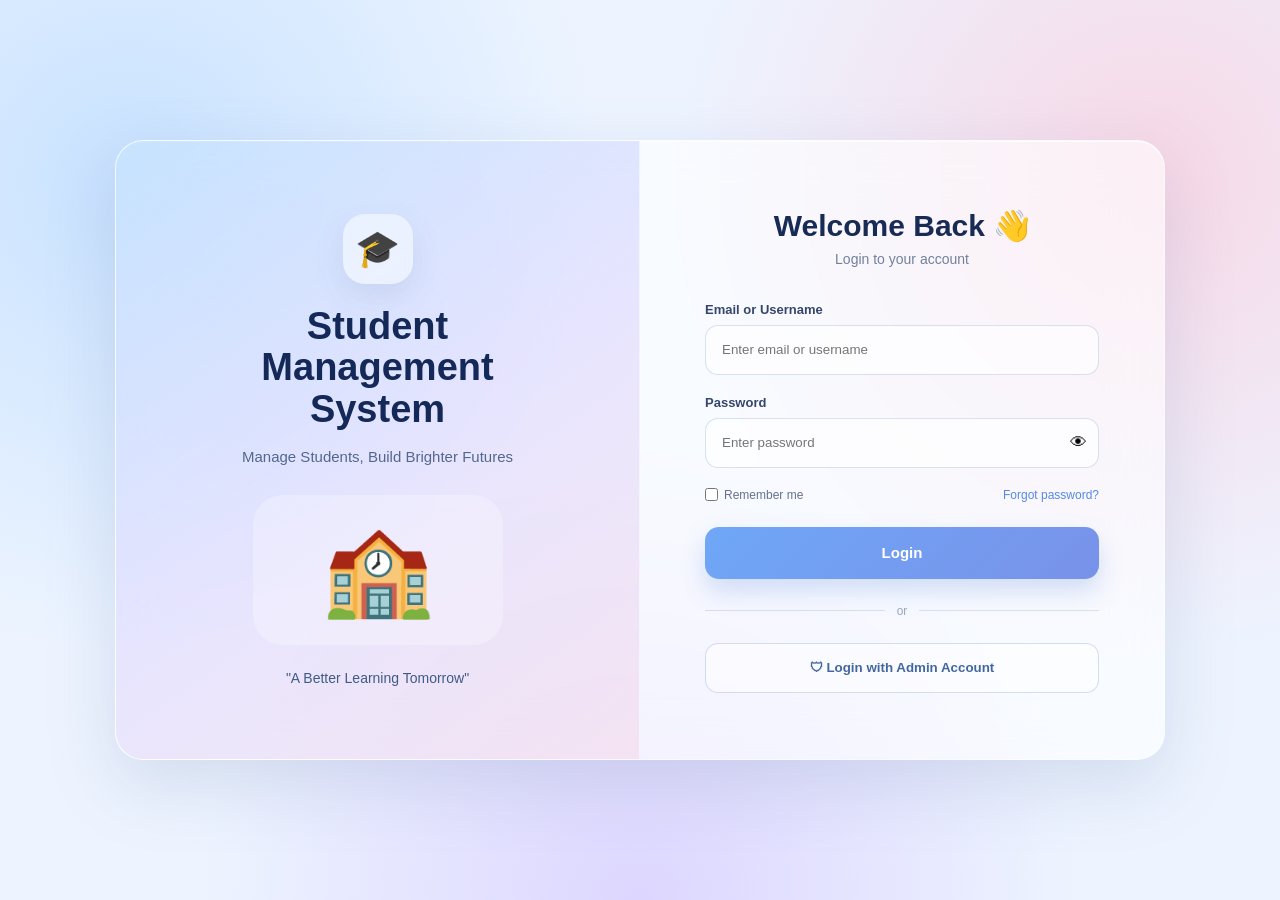
<file: index.html>
<!DOCTYPE html>
<html lang="en">
<head>
    <meta charset="UTF-8">
    <meta name="viewport" content="width=device-width, initial-scale=1.0">
    <title>Student Management System</title>

    <link rel="stylesheet" href="style.css">
</head>

<body>

    <div class="login-page">

        <div class="login-container">

            <!-- Left Side -->
            <div class="login-intro">
                <div class="logo">🎓</div>

                <h1>Student<br>Management<br>System</h1>

                <p>Manage Students, Build Brighter Futures</p>

                <div class="college-illustration">
                    🏫
                </div>

                <span>"A Better Learning Tomorrow"</span>
            </div>


            <!-- Right Side -->
            <div class="login-box">

                <div class="login-header">
                    <h2>Welcome Back 👋</h2>
                    <p>Login to your account</p>
                </div>

                <form id="loginForm">

                    <div class="input-group">
                        <label>Email or Username</label>
                        <input 
                            type="text" 
                            id="username"
                            placeholder="Enter email or username"
                            required
                        >
                    </div>

                    <div class="input-group">
                        <label>Password</label>

                        <div class="password-box">
                            <input 
                                type="password"
                                id="password"
                                placeholder="Enter password"
                                required
                            >

                            <button type="button" id="togglePassword">
                                👁
                            </button>
                        </div>
                    </div>

                    <div class="login-options">
                        <label>
                            <input type="checkbox">
                            Remember me
                        </label>

                        <a href="#">Forgot password?</a>
                    </div>

                    <button type="submit" class="login-btn">
                        Login
                    </button>

                </form>

                <div class="divider">
                    <span>or</span>
                </div>

                <button class="admin-login">
                    🛡 Login with Admin Account
                </button>

            </div>

        </div>

    </div>

    <script src="script.js"></script>

</body>
</html>
</file>
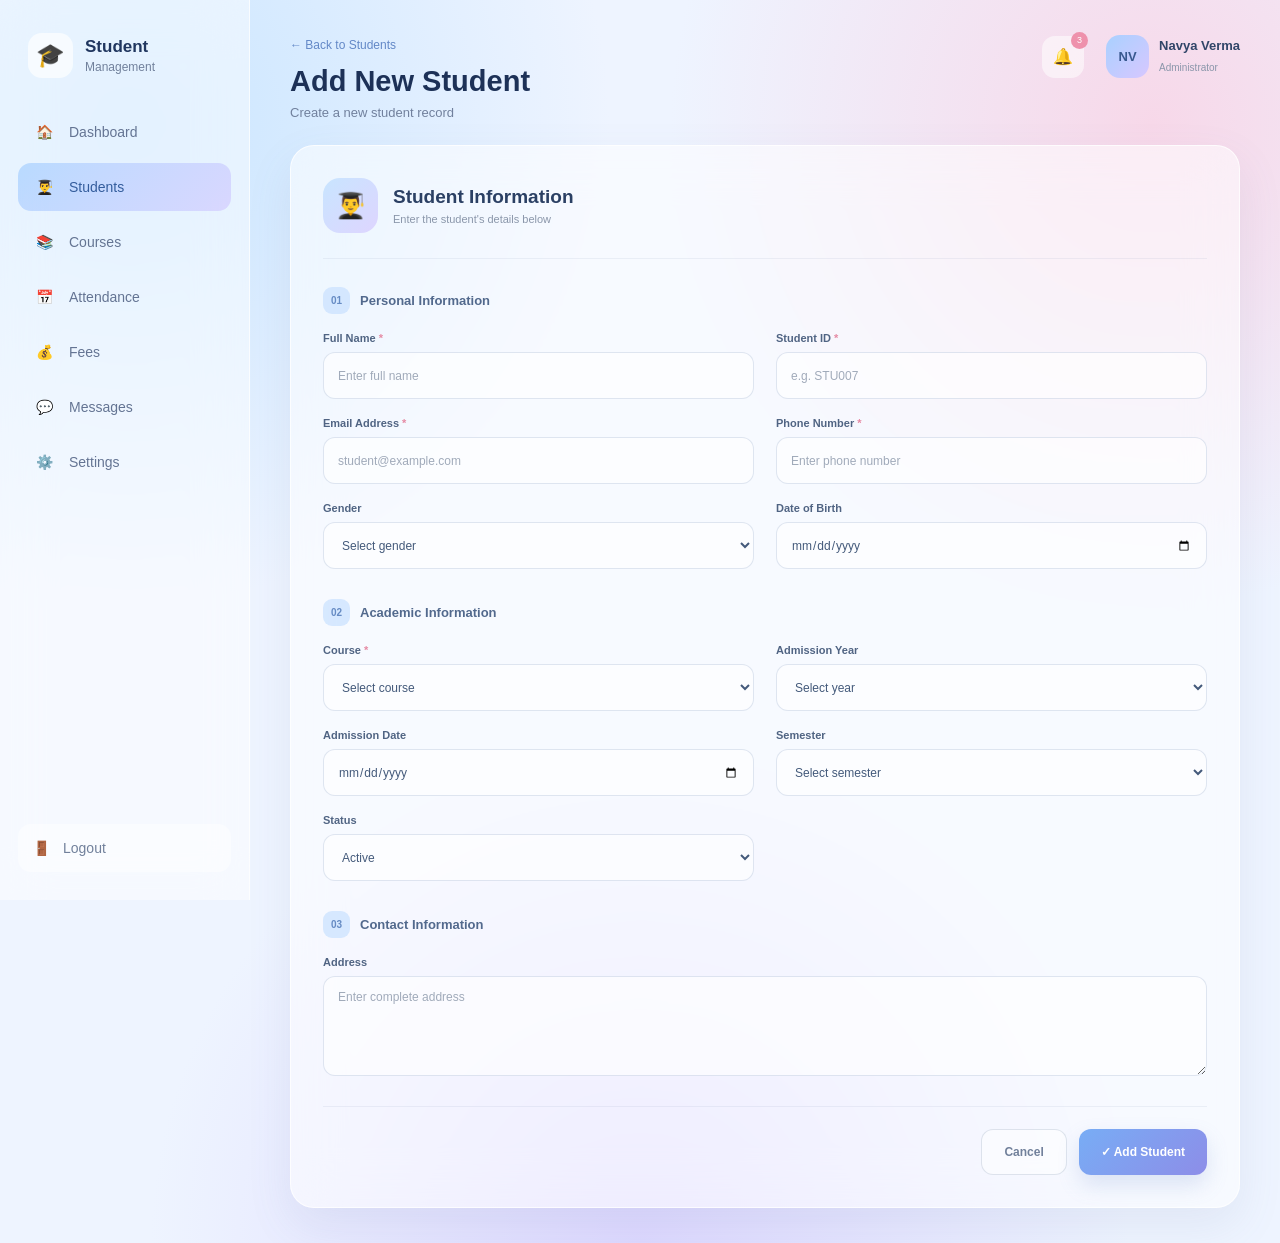
<file: add-student.html>
<!DOCTYPE html>
<html lang="en">

<head>
    <meta charset="UTF-8">
    <meta name="viewport" content="width=device-width, initial-scale=1.0">

    <title>Add Student | Student Management System</title>

    <link rel="stylesheet" href="add-student.css">
</head>

<body>

    <div class="app">

        <!-- Sidebar -->
        <aside class="sidebar">

            <div class="brand">
                <div class="brand-icon">🎓</div>

                <div>
                    <h2>Student</h2>
                    <span>Management</span>
                </div>
            </div>

            <nav class="navigation">

                <a href="dashboard.html" class="nav-item">
                    <span>🏠</span>
                    <span>Dashboard</span>
                </a>

                <a href="students.html" class="nav-item active">
                    <span>👨‍🎓</span>
                    <span>Students</span>
                </a>

                <a href="#" class="nav-item">
                    <span>📚</span>
                    <span>Courses</span>
                </a>

                <a href="#" class="nav-item">
                    <span>📅</span>
                    <span>Attendance</span>
                </a>

                <a href="#" class="nav-item">
                    <span>💰</span>
                    <span>Fees</span>
                </a>

                <a href="#" class="nav-item">
                    <span>💬</span>
                    <span>Messages</span>
                </a>

                <a href="#" class="nav-item">
                    <span>⚙️</span>
                    <span>Settings</span>
                </a>

            </nav>

            <button class="logout-btn" onclick="logout()">
                🚪
                <span>Logout</span>
            </button>

        </aside>


        <!-- Main Content -->
        <main class="main-content">

            <!-- Header -->
            <header class="topbar">

                <div>

                    <a href="students.html" class="back-btn">
                        ← Back to Students
                    </a>

                    <h1>Add New Student</h1>

                    <p>Create a new student record</p>

                </div>

                <div class="profile">

                    <div class="notification">
                        🔔
                        <span>3</span>
                    </div>

                    <div class="profile-info">

                        <div class="profile-avatar">
                            NV
                        </div>

                        <div>
                            <strong>Navya Verma</strong>
                            <small>Administrator</small>
                        </div>

                    </div>

                </div>

            </header>


            <!-- Form Card -->
            <section class="form-card">

                <div class="form-heading">

                    <div class="form-icon">
                        👨‍🎓
                    </div>

                    <div>
                        <h2>Student Information</h2>
                        <p>Enter the student's details below</p>
                    </div>

                </div>


                <form id="studentForm">

                    <!-- Personal Information -->

                    <div class="section-title">
                        <span>01</span>
                        Personal Information
                    </div>


                    <div class="form-grid">

                        <div class="input-group">

                            <label>
                                Full Name
                                <span>*</span>
                            </label>

                            <input
                                type="text"
                                id="name"
                                placeholder="Enter full name"
                                required
                            >

                        </div>


                        <div class="input-group">

                            <label>
                                Student ID
                                <span>*</span>
                            </label>

                            <input
                                type="text"
                                id="studentId"
                                placeholder="e.g. STU007"
                                required
                            >

                        </div>


                        <div class="input-group">

                            <label>
                                Email Address
                                <span>*</span>
                            </label>

                            <input
                                type="email"
                                id="email"
                                placeholder="student@example.com"
                                required
                            >

                        </div>


                        <div class="input-group">

                            <label>
                                Phone Number
                                <span>*</span>
                            </label>

                            <input
                                type="tel"
                                id="phone"
                                placeholder="Enter phone number"
                                required
                            >

                        </div>


                        <div class="input-group">

                            <label>Gender</label>

                            <select id="gender">

                                <option value="">
                                    Select gender
                                </option>

                                <option value="Male">
                                    Male
                                </option>

                                <option value="Female">
                                    Female
                                </option>

                                <option value="Other">
                                    Other
                                </option>

                            </select>

                        </div>


                        <div class="input-group">

                            <label>Date of Birth</label>

                            <input
                                type="date"
                                id="dob"
                            >

                        </div>

                    </div>


                    <!-- Academic Information -->

                    <div class="section-title academic-title">
                        <span>02</span>
                        Academic Information
                    </div>


                    <div class="form-grid">

                        <div class="input-group">

                            <label>
                                Course
                                <span>*</span>
                            </label>

                            <select id="course" required>

                                <option value="">
                                    Select course
                                </option>

                                <option value="BCA">
                                    BCA
                                </option>

                                <option value="MCA">
                                    MCA
                                </option>

                                <option value="BBA">
                                    BBA
                                </option>

                            </select>

                        </div>


                        <div class="input-group">

                            <label>Admission Year</label>

                            <select id="admissionYear">

                                <option value="">
                                    Select year
                                </option>

                                <option value="2026">
                                    2026
                                </option>

                                <option value="2025">
                                    2025
                                </option>

                                <option value="2024">
                                    2024
                                </option>

                            </select>

                        </div>

                        <div class="input-group">

                        <label>Admission Date</label>

                            <input
                                type="date"
                                id="admissionDate"
                            >

                        </div>


                        <div class="input-group">

                            <label>Semester</label>

                            <select id="semester">

                                <option value="">
                                    Select semester
                                </option>

                                <option value="1">
                                    1st Semester
                                </option>

                                <option value="2">
                                    2nd Semester
                                </option>

                                <option value="3">
                                    3rd Semester
                                </option>

                                <option value="4">
                                    4th Semester
                                </option>

                                <option value="5">
                                    5th Semester
                                </option>

                                <option value="6">
                                    6th Semester
                                </option>

                            </select>

                        </div>


                        <div class="input-group">

                            <label>Status</label>

                            <select id="status">

                                <option value="Active">
                                    Active
                                </option>

                                <option value="Pending">
                                    Pending
                                </option>

                                <option value="Inactive">
                                    Inactive
                                </option>

                            </select>

                        </div>

                    </div>


                    <!-- Address -->

                    <div class="section-title academic-title">
                        <span>03</span>
                        Contact Information
                    </div>


                    <div class="input-group full-width">

                        <label>Address</label>

                        <textarea
                            id="address"
                            placeholder="Enter complete address"
                            rows="4"
                        ></textarea>

                    </div>


                    <!-- Buttons -->

                    <div class="form-actions">

                        <button
                            type="button"
                            class="cancel-btn"
                            onclick="goBack()"
                        >
                            Cancel
                        </button>

                        <button
                            type="submit"
                            class="save-btn"
                        >
                            ✓ Add Student
                        </button>

                    </div>

                </form>

            </section>

        </main>

    </div>


    <script src="add-student.js"></script>

</body>
</html>
</file>
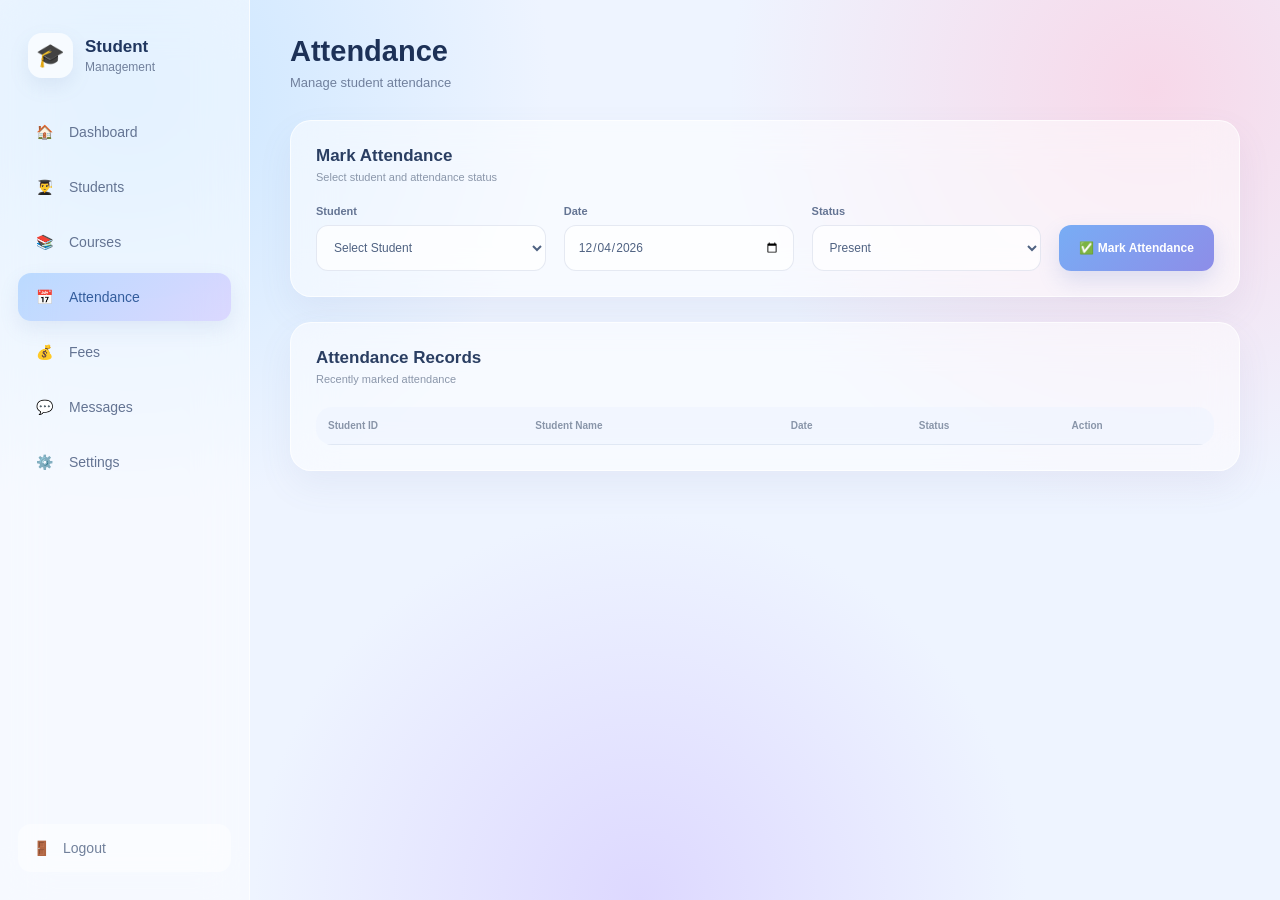
<file: attendance.html>
<!DOCTYPE html>
<html lang="en">

<head>

    <meta charset="UTF-8">

    <meta name="viewport"
          content="width=device-width, initial-scale=1.0">

    <title>Attendance | Student Management System</title>

    <link rel="stylesheet" href="attendance.css">

</head>


<body>

    <div class="app">


        <!-- =========================
             SIDEBAR
        ========================== -->

        <aside class="sidebar">

            <div class="brand">

                <div class="brand-icon">
                    🎓
                </div>

                <div>
                    <h2>Student</h2>
                    <span>Management</span>
                </div>

            </div>


            <nav class="navigation">

                <a href="dashboard.html"
                   class="nav-item">

                    <span>🏠</span>
                    <span>Dashboard</span>

                </a>


                <a href="students.html"
                   class="nav-item">

                    <span>👨‍🎓</span>
                    <span>Students</span>

                </a>


                <a href="courses.html"
                   class="nav-item">

                    <span>📚</span>
                    <span>Courses</span>

                </a>


                <a href="attendance.html"
                   class="nav-item active">

                    <span>📅</span>
                    <span>Attendance</span>

                </a>


               <a href="fees.html" class="nav-item">
                    <span>💰</span>
                    <span>Fees</span>
                </a>


                <a href="messages.html" class="nav-item">
                    <span>💬</span>
                    <span>Messages</span>
                </a>


                <a href="settings.html" class="nav-item">
                    <span>⚙️</span>
                    <span>Settings</span>
                </a>

            </nav>


            <button class="logout-btn"
                    onclick="logout()">

                🚪
                <span>Logout</span>

            </button>

        </aside>



        <!-- =========================
             MAIN CONTENT
        ========================== -->

        <main class="main-content">


            <!-- TOPBAR -->

            <header class="topbar">

                <div>

                    <h1>Attendance</h1>

                    <p>
                        Manage student attendance
                    </p>

                </div>

            </header>



            <!-- =========================
                 ATTENDANCE CARD
            ========================== -->

            <section class="dashboard-card">


                <div class="card-header">

                    <div>

                        <h3>
                            Mark Attendance
                        </h3>

                        <p>
                            Select student and attendance status
                        </p>

                    </div>

                </div>



                <!-- FORM -->

                <div class="attendance-form">


                    <div class="input-group">

                        <label>
                            Student
                        </label>

                        <select id="studentSelect">

                            <option value="">
                                Select Student
                            </option>

                        </select>

                    </div>



                    <div class="input-group">

                        <label>
                            Date
                        </label>

                        <input
                            type="date"
                            id="attendanceDate"
                        >

                    </div>



                    <div class="input-group">

                        <label>
                            Status
                        </label>

                        <select id="attendanceStatus">

                            <option value="Present">
                                Present
                            </option>

                            <option value="Absent">
                                Absent
                            </option>

                        </select>

                    </div>


                    <button
                        class="save-attendance-btn"
                        onclick="saveAttendance()">

                        ✅ Mark Attendance

                    </button>


                </div>

            </section>



            <!-- =========================
                 ATTENDANCE RECORDS
            ========================== -->

            <section class="dashboard-card records-card">


                <div class="card-header">

                    <div>

                        <h3>
                            Attendance Records
                        </h3>

                        <p>
                            Recently marked attendance
                        </p>

                    </div>

                </div>



                <div class="table-wrapper">


                    <table>

                        <thead>

                            <tr>

                                <th>
                                    Student ID
                                </th>

                                <th>
                                    Student Name
                                </th>

                                <th>
                                    Date
                                </th>

                                <th>
                                    Status
                                </th>

                                <th>
                                    Action
                                </th>

                            </tr>

                        </thead>


                        <tbody id="attendanceTableBody">

                        </tbody>

                    </table>


                </div>

            </section>


        </main>

    </div>



    <script src="attendance.js"></script>

</body>

</html>
</file>
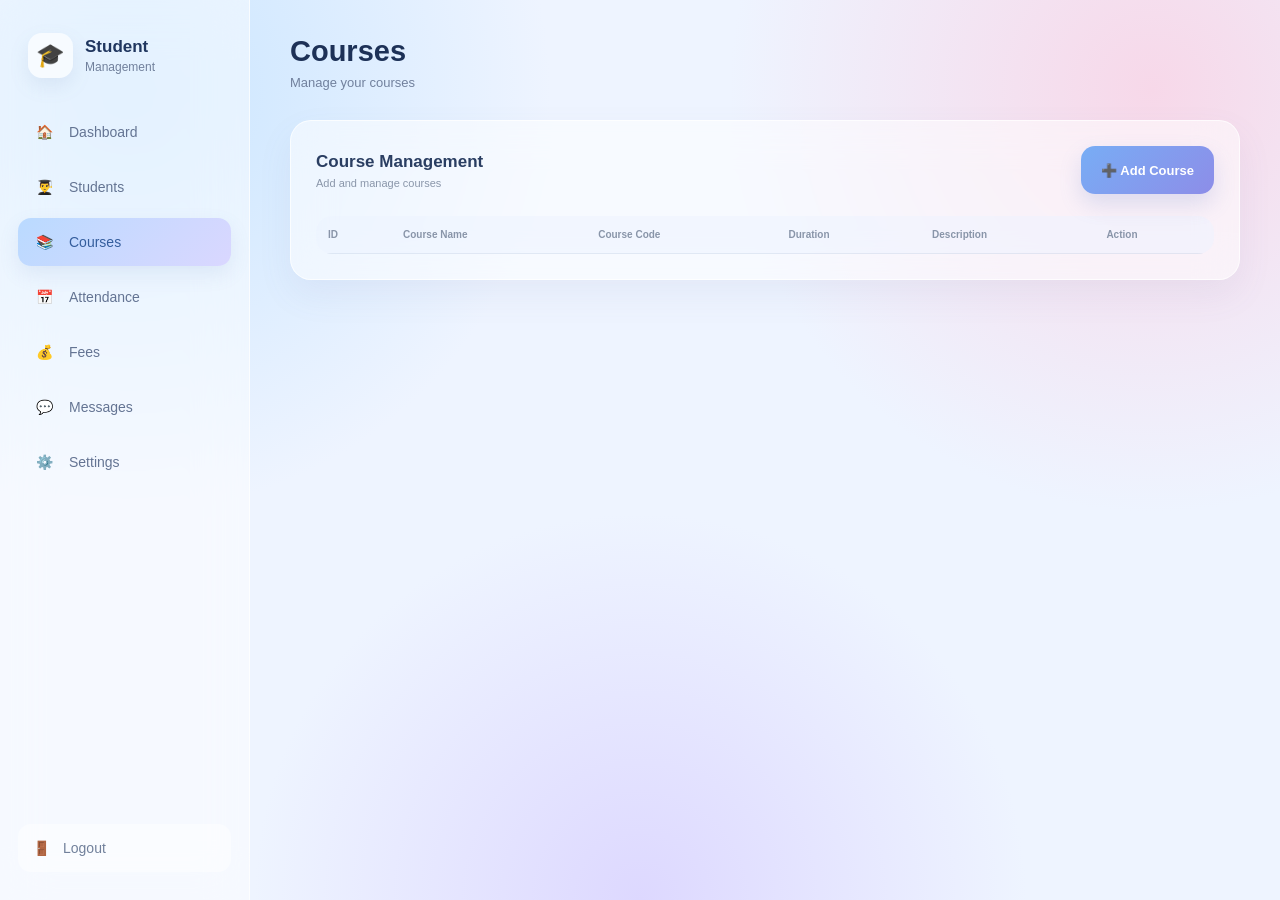
<file: courses.html>
<!DOCTYPE html>
<html lang="en">

<head>

    <meta charset="UTF-8">

    <meta name="viewport"
          content="width=device-width, initial-scale=1.0">

    <title>Courses | Student Management System</title>

    <link rel="stylesheet" href="courses.css">

</head>


<body>

    <div class="app">

        <!-- Sidebar -->
        <aside class="sidebar">

            <div class="brand">

                <div class="brand-icon">
                    🎓
                </div>

                <div>
                    <h2>Student</h2>
                    <span>Management</span>
                </div>

            </div>


            <nav class="navigation">

                <a href="dashboard.html" class="nav-item">
                    <span>🏠</span>
                    <span>Dashboard</span>
                </a>

                <a href="students.html" class="nav-item">
                    <span>👨‍🎓</span>
                    <span>Students</span>
                </a>

                <a href="courses.html" class="nav-item active">
                    <span>📚</span>
                    <span>Courses</span>
                </a>

               <a href="attendance.html" class="nav-item">
                    <span>📅</span>
                    <span>Attendance</span>
                </a>

                <a href="fees.html" class="nav-item">
                    <span>💰</span>
                    <span>Fees</span>
                </a>

                <a href="messages.html" class="nav-item">
                    <span>💬</span>
                    <span>Messages</span>
                </a>

               <a href="settings.html" class="nav-item">
                    <span>⚙️</span>
                    <span>Settings</span>
                </a>

            </nav>


            <button class="logout-btn" onclick="logout()">
                🚪
                <span>Logout</span>
            </button>

        </aside>


        <!-- Main Content -->
        <main class="main-content">

            <header class="topbar">

                <div>

                    <h1>Courses</h1>

                    <p>
                        Manage your courses
                    </p>

                </div>

            </header>


            <!-- Course Content -->
            <section class="dashboard-card">

                <div class="card-header">

                    <div>

                        <h3>Course Management</h3>

                        <p>
                            Add and manage courses
                        </p>

                    </div>


                    <button
                        class="add-course-btn"
                        onclick="openAddCourse()">

                        ➕ Add Course

                    </button>

                </div>


                <!-- Course Table -->
                <div class="table-wrapper">

                    <table>

                        <thead>

                            <tr>

                                <th>
                                    ID
                                </th>

                                <th>
                                    Course Name
                                </th>

                                <th>
                                    Course Code
                                </th>

                                <th>
                                    Duration
                                </th>

                                <th>
                                    Description
                                </th>

                                <th>
                                    Action
                                </th>

                            </tr>

                        </thead>


                        <tbody id="courseTableBody">

                        </tbody>

                    </table>

                </div>


            </section>

        </main>

    </div>


    <script src="courses.js"></script>

</body>

</html>
</file>
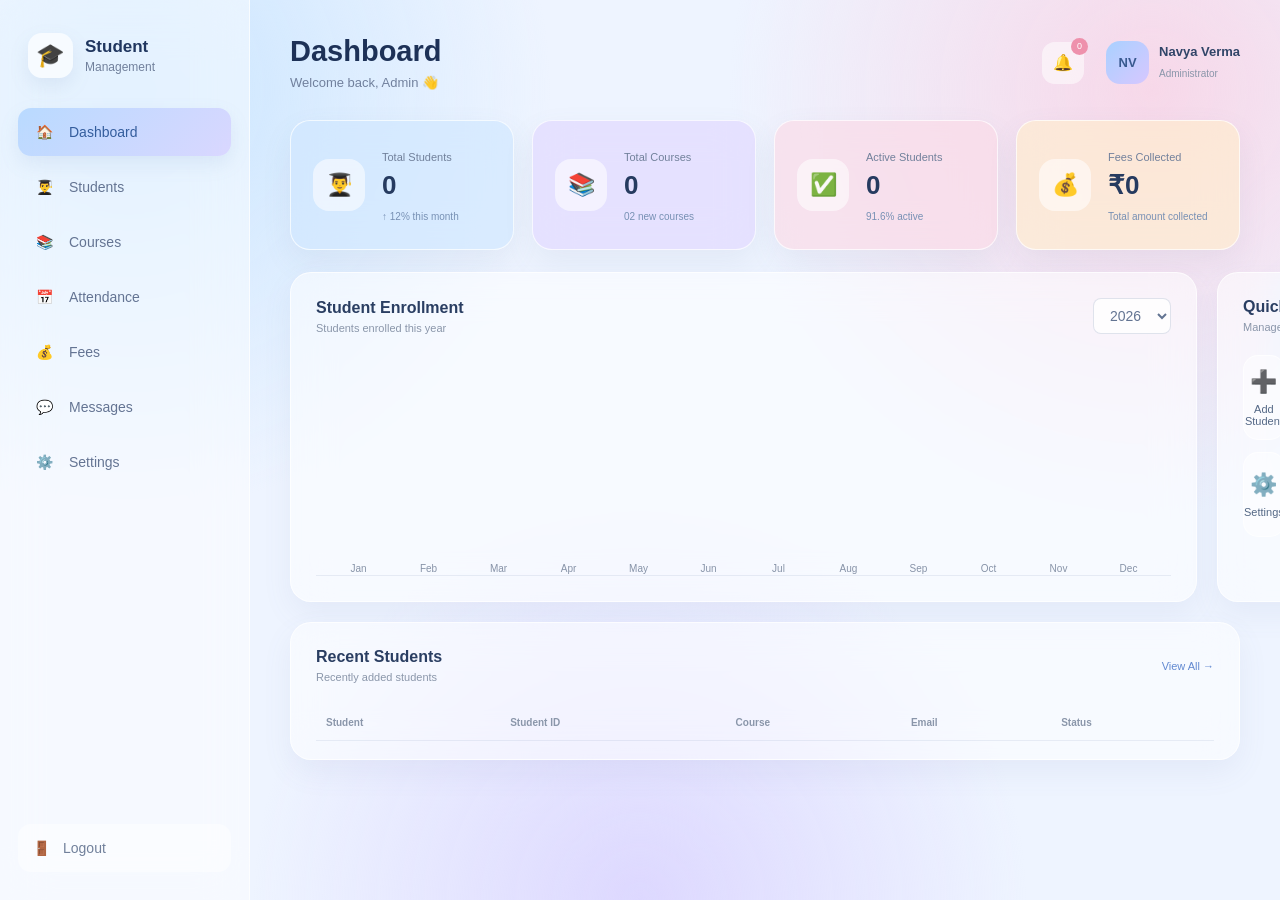
<file: dashboard.html>
<!DOCTYPE html>
<html lang="en">

<head>
    <meta charset="UTF-8">
    <meta name="viewport" content="width=device-width, initial-scale=1.0">

    <title>Dashboard | Student Management System</title>

    <link rel="stylesheet" href="dashboard.css">
</head>

<body>

<div class="app">

    <!-- Sidebar -->
    <aside class="sidebar">

        <div class="brand">

            <div class="brand-icon">
                🎓
            </div>

            <div>
                <h2>Student</h2>
                <span>Management</span>
            </div>

        </div>


        <nav class="navigation">

            <a href="#" class="nav-item active">
                <span>🏠</span>
                <span>Dashboard</span>
            </a>

            <a href="students.html" class="nav-item">
                <span>👨‍🎓</span>
                <span>Students</span>
            </a>

            <a href="courses.html" class="nav-item">
                <span>📚</span>
                <span>Courses</span>
            </a>

            <a href="attendance.html" class="nav-item">
                <span>📅</span>
                <span>Attendance</span>
            </a>

            <a href="fees.html" class="nav-item">
                <span>💰</span>
                <span>Fees</span>
            </a>

            <a href="messages.html" class="nav-item">
                <span>💬</span>
                <span>Messages</span>
            </a>

            <a href="settings.html" class="nav-item">
                <span>⚙️</span>
                <span>Settings</span>
            </a>

        </nav>


        <button class="logout-btn" onclick="logout()">
            🚪
            <span>Logout</span>
        </button>

    </aside>


    <!-- Main Content -->
    <main class="main-content">

        <!-- Header -->
        <header class="topbar">

            <div>

                <h1>Dashboard</h1>

                <p>
                    Welcome back, Admin 👋
                </p>

            </div>


            <div class="profile">
                <div class="notification" onclick="openNotifications()">
                    🔔
                    <span id="notificationCount">0</span>
                </div>

                <div id="notificationPanel" class="notification-panel">
                    <div class="notification-header">
                        <h3>Notifications</h3>
                        <button onclick="closeNotifications()">×</button>
                    </div>

                    <div id="notificationList" class="notification-list">
                        <p class="no-notifications">No notifications</p>
                    </div>

                    <button class="mark-read-btn" onclick="markAllNotificationsRead()">
                        Mark All as Read
                    </button>
                </div>


                <div class="profile-info">

                    <div class="profile-avatar">
                        NV
                    </div>

                    <div>

                        <strong>
                            Navya Verma
                        </strong>

                        <small>
                            Administrator
                        </small>

                    </div>

                </div>

            </div>

        </header>


        <!-- Statistics -->
        <section class="stats">


            <!-- Total Students -->
            <div class="stat-card blue">

                <div class="stat-icon">
                    👨‍🎓
                </div>

                <div>

                    <span>
                        Total Students
                    </span>

                    <h2 id="totalStudents">
                        0
                    </h2>

                    <small>
                        ↑ 12% this month
                    </small>

                </div>

            </div>


            <!-- Total Courses -->
            <div class="stat-card purple">

                <div class="stat-icon">
                    📚
                </div>

                <div>

                    <span>
                        Total Courses
                    </span>

                    <h2 id="totalCourses">
                        0
                    </h2>

                    <small>
                        02 new courses
                    </small>

                </div>

            </div>


            <!-- Active Students -->
            <div class="stat-card pink">

                <div class="stat-icon">
                    ✅
                </div>

                <div>

                    <span>
                        Active Students
                    </span>

                    <h2 id="totalActiveStudents">
                        0
                    </h2>

                    <small>
                        91.6% active
                    </small>

                </div>

            </div>


            <!-- Fees Collected -->
            <div class="stat-card yellow">

                <div class="stat-icon">
                    💰
                </div>

                <div>

                    <span>
                        Fees Collected
                    </span>

                    <h2 id="totalFeesCollected">
                        ₹0
                    </h2>

                    <small>
                        Total amount collected
                    </small>

                </div>

            </div>


        </section>


        <!-- Content Grid -->
        <section class="dashboard-grid">


            <!-- Student Enrollment Chart -->
            <div class="dashboard-card chart-card">

                <div class="card-header">

                    <div>

                        <h3>
                            Student Enrollment
                        </h3>

                        <p>
                            Students enrolled this year
                        </p>

                    </div>


                    <!-- Year Dropdown -->
                    <div class="chart-filter">

                        <select id="chartYear">

                            <option value="2026">
                                2026
                            </option>

                            <option value="2025">
                                2025
                            </option>

                            <option value="2024">
                                2024
                            </option>

                        </select>

                    </div>

                </div>


                <!-- Enrollment Chart -->
                <div class="chart" id="enrollmentChart">

                    <div class="bar" data-month="Jan">
                        <span>Jan</span>
                    </div>

                    <div class="bar" data-month="Feb">
                        <span>Feb</span>
                    </div>

                    <div class="bar" data-month="Mar">
                        <span>Mar</span>
                    </div>

                    <div class="bar" data-month="Apr">
                        <span>Apr</span>
                    </div>

                    <div class="bar" data-month="May">
                        <span>May</span>
                    </div>

                    <div class="bar" data-month="Jun">
                        <span>Jun</span>
                    </div>

                    <div class="bar" data-month="Jul">
                        <span>Jul</span>
                    </div>

                    <div class="bar" data-month="Aug">
                        <span>Aug</span>
                    </div>

                    <div class="bar" data-month="Sep">
                        <span>Sep</span>
                    </div>

                    <div class="bar" data-month="Oct">
                        <span>Oct</span>
                    </div>

                    <div class="bar" data-month="Nov">
                        <span>Nov</span>
                    </div>

                    <div class="bar" data-month="Dec">
                        <span>Dec</span>
                    </div>

                </div>

            </div>


            <!-- Quick Actions -->
            <div class="dashboard-card quick-card">

                <div class="card-header">

                    <div>

                        <h3>
                            Quick Actions
                        </h3>

                        <p>
                            Manage your system
                        </p>

                    </div>

                </div>


                <div class="quick-actions">

                    <button onclick="addStudent()">

                        <span>
                            ➕
                        </span>

                        Add Student

                    </button>


                    <button onclick="openCourses()">

                        <span>
                            📚
                        </span>

                        Add Course

                    </button>




                    <button onclick="openSettings()">

                        <span>
                            ⚙️
                        </span>

                        Settings

                    </button>


                    <button onclick="openAttendance()">

                        <span>
                            📅
                        </span>

                        Attendance

                    </button>


                </div>

            </div>


        </section>


        <!-- Recent Students -->
        <section class="dashboard-card recent-card">

            <div class="card-header">

                <div>

                    <h3>
                        Recent Students
                    </h3>

                    <p>
                        Recently added students
                    </p>

                </div>


                <a href="students.html">
                    View All →
                </a>

            </div>


            <div class="table-wrapper">

                <table>

                    <thead>

                        <tr>

                            <th>
                                Student
                            </th>

                            <th>
                                Student ID
                            </th>

                            <th>
                                Course
                            </th>

                            <th>
                                Email
                            </th>

                            <th>
                                Status
                            </th>

                        </tr>

                    </thead>


                    <tbody id="recentStudentsBody"></tbody>

                </table>

            </div>

        </section>


    </main>

</div>


<script src="dashboard.js?v=2"></script>

</body>

</html>
</file>
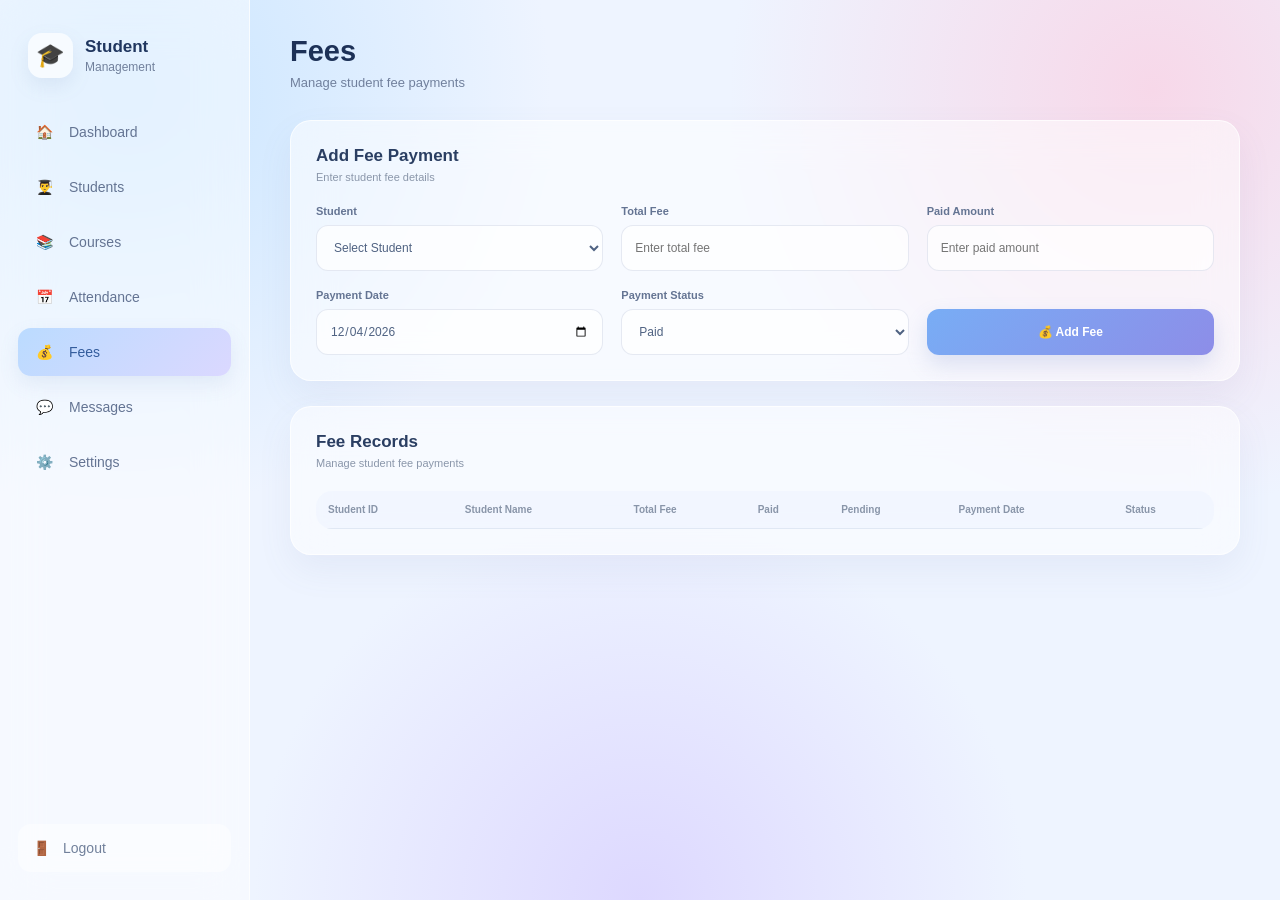
<file: fees.html>
<!DOCTYPE html>
<html lang="en">

<head>

    <meta charset="UTF-8">

    <meta name="viewport"
          content="width=device-width, initial-scale=1.0">

    <title>Fees | Student Management System</title>

    <link rel="stylesheet" href="fees.css">

</head>


<body>

    <div class="app">


        <!-- =========================
             SIDEBAR
        ========================== -->

        <aside class="sidebar">

            <div class="brand">

                <div class="brand-icon">
                    🎓
                </div>

                <div>
                    <h2>Student</h2>
                    <span>Management</span>
                </div>

            </div>


            <nav class="navigation">

                <a href="dashboard.html"
                   class="nav-item">

                    <span>🏠</span>
                    <span>Dashboard</span>

                </a>


                <a href="students.html"
                   class="nav-item">

                    <span>👨‍🎓</span>
                    <span>Students</span>

                </a>


                <a href="courses.html"
                   class="nav-item">

                    <span>📚</span>
                    <span>Courses</span>

                </a>

                <a href="attendance.html"
                    class="nav-item">

                        <span>📅</span>
                        <span>Attendance</span>

                    </a>


                <a href="fees.html"
                    class="nav-item active">

                        <span>💰</span>
                        <span>Fees</span>

                </a>


                

               <a href="messages.html" class="nav-item">
                    <span>💬</span>
                    <span>Messages</span>
                </a>


                <a href="settings.html" class="nav-item">
                    <span>⚙️</span>
                    <span>Settings</span>
                </a>
            </nav>


            <button class="logout-btn"
                    onclick="logout()">

                🚪
                <span>Logout</span>

            </button>

        </aside>



        <!-- =========================
             MAIN CONTENT
        ========================== -->

        <main class="main-content">


            <!-- TOPBAR -->

            <header class="topbar">

                <div>

                    <h1>Fees</h1>

                    <p>
                        Manage student fee payments
                    </p>

                </div>

            </header>



            <!-- =========================
                 FEE FORM
            ========================== -->

            <section class="dashboard-card">

                <div class="card-header">

                    <div>

                        <h3>
                            Add Fee Payment
                        </h3>

                        <p>
                            Enter student fee details
                        </p>

                    </div>

                </div>


                <div class="fee-form">


                    <!-- STUDENT -->

                    <div class="input-group">

                        <label>
                            Student
                        </label>

                        <select id="studentSelect">

                            <option value="">
                                Select Student
                            </option>

                        </select>

                    </div>



                    <!-- TOTAL FEE -->

                    <div class="input-group">

                        <label>
                            Total Fee
                        </label>

                        <input
                            type="number"
                            id="totalFee"
                            placeholder="Enter total fee"
                            min="0"
                        >

                    </div>



                    <!-- PAID AMOUNT -->

                    <div class="input-group">

                        <label>
                            Paid Amount
                        </label>

                        <input
                            type="number"
                            id="paidAmount"
                            placeholder="Enter paid amount"
                            min="0"
                        >

                    </div>



                    <!-- PAYMENT DATE -->

                    <div class="input-group">

                        <label>
                            Payment Date
                        </label>

                        <input
                            type="date"
                            id="paymentDate"
                        >

                    </div>



                    <!-- PAYMENT STATUS -->

                    <div class="input-group">

                        <label>
                            Payment Status
                        </label>

                        <select id="paymentStatus">

                            <option value="Paid">
                                Paid
                            </option>

                            <option value="Partial">
                                Partial
                            </option>

                            <option value="Pending">
                                Pending
                            </option>

                        </select>

                    </div>


                    <!-- ADD BUTTON -->

                    <button
                        class="save-fee-btn"
                        onclick="saveFee()">

                        💰 Add Fee

                    </button>


                </div>

            </section>



            <!-- =========================
                 FEE RECORDS
            ========================== -->

            <section class="dashboard-card records-card">


                <div class="card-header">

                    <div>

                        <h3>
                            Fee Records
                        </h3>

                        <p>
                            Manage student fee payments
                        </p>

                    </div>

                </div>



                <div class="table-wrapper">

                    <table>

                        <thead>

                            <tr>

                                <th>
                                    Student ID
                                </th>

                                <th>
                                    Student Name
                                </th>

                                <th>
                                    Total Fee
                                </th>

                                <th>
                                    Paid
                                </th>

                                <th>
                                    Pending
                                </th>

                                <th>
                                    Payment Date
                                </th>

                                <th>
                                    Status
                                </th>

                                <th>
                                    Action
                                </th>

                            </tr>

                        </thead>


                        <tbody id="feeTableBody">

                        </tbody>

                    </table>

                </div>


            </section>


        </main>

    </div>


    <script src="fees.js"></script>

</body>

</html>
</file>
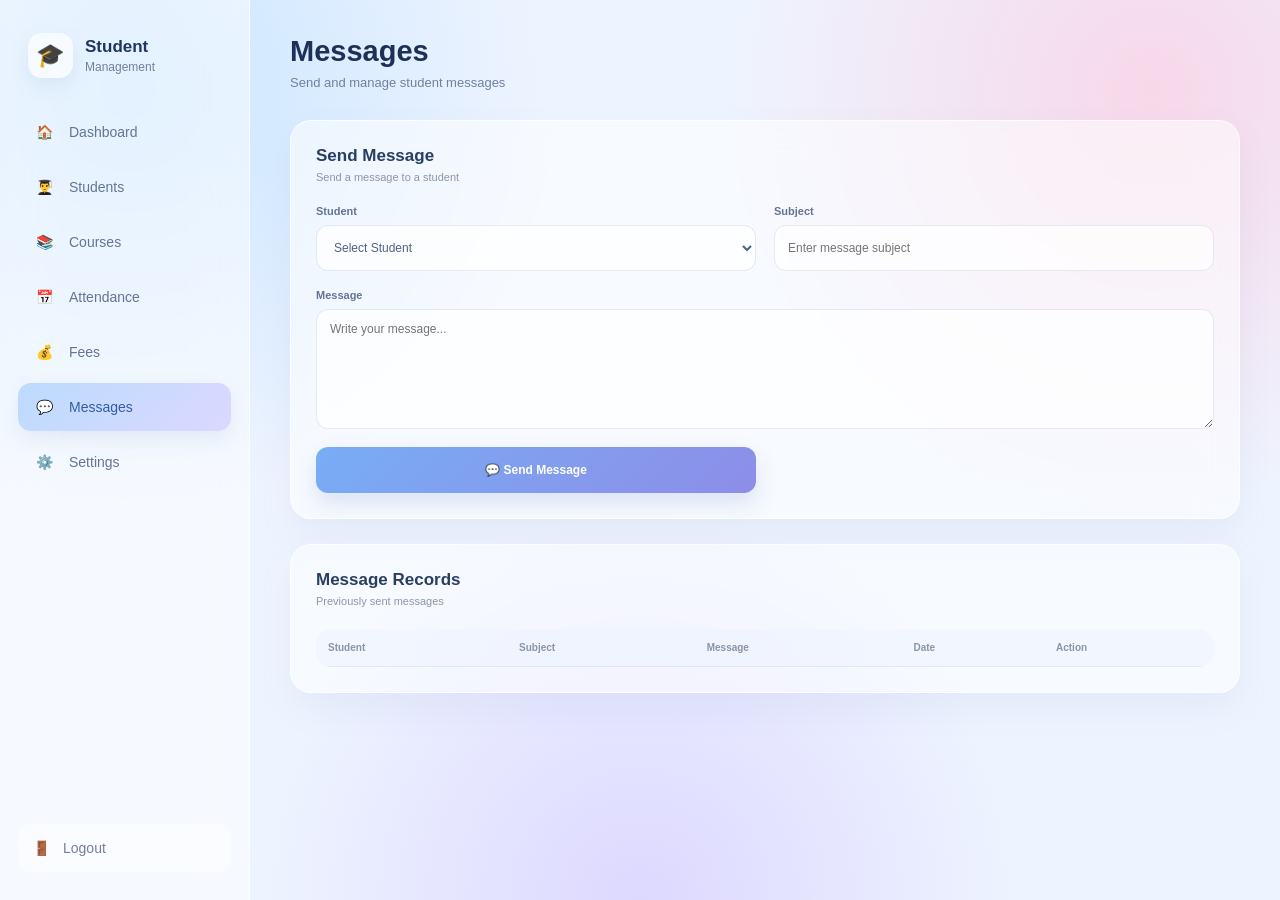
<file: messages.html>
<!DOCTYPE html>
<html lang="en">

<head>

    <meta charset="UTF-8">

    <meta name="viewport"
          content="width=device-width, initial-scale=1.0">

    <title>Messages | Student Management System</title>

    <link rel="stylesheet" href="messages.css">

</head>


<body>

    <div class="app">


        <!-- =========================
             SIDEBAR
        ========================== -->

        <aside class="sidebar">

            <div class="brand">

                <div class="brand-icon">
                    🎓
                </div>

                <div>
                    <h2>Student</h2>
                    <span>Management</span>
                </div>

            </div>


            <nav class="navigation">

                <a href="dashboard.html"
                   class="nav-item">

                    <span>🏠</span>
                    <span>Dashboard</span>

                </a>


                <a href="students.html"
                   class="nav-item">

                    <span>👨‍🎓</span>
                    <span>Students</span>

                </a>


                <a href="courses.html"
                   class="nav-item">

                    <span>📚</span>
                    <span>Courses</span>

                </a>


                <a href="attendance.html"
                   class="nav-item">

                    <span>📅</span>
                    <span>Attendance</span>

                </a>


                <a href="fees.html"
                   class="nav-item">

                    <span>💰</span>
                    <span>Fees</span>

                </a>


                <a href="messages.html"
                   class="nav-item active">

                    <span>💬</span>
                    <span>Messages</span>

                </a>


               <a href="settings.html" class="nav-item">
                    <span>⚙️</span>
                    <span>Settings</span>
               </a>

            </nav>


            <button class="logout-btn"
                    onclick="logout()">

                🚪
                <span>Logout</span>

            </button>

        </aside>



        <!-- =========================
             MAIN CONTENT
        ========================== -->

        <main class="main-content">


            <!-- TOPBAR -->

            <header class="topbar">

                <div>

                    <h1>Messages</h1>

                    <p>
                        Send and manage student messages
                    </p>

                </div>

            </header>



            <!-- =========================
                 SEND MESSAGE
            ========================== -->

            <section class="dashboard-card">

                <div class="card-header">

                    <div>

                        <h3>
                            Send Message
                        </h3>

                        <p>
                            Send a message to a student
                        </p>

                    </div>

                </div>


                <div class="message-form">


                    <!-- STUDENT -->

                    <div class="input-group">

                        <label>
                            Student
                        </label>

                        <select id="studentSelect">

                            <option value="">
                                Select Student
                            </option>

                        </select>

                    </div>



                    <!-- SUBJECT -->

                    <div class="input-group">

                        <label>
                            Subject
                        </label>

                        <input
                            type="text"
                            id="subject"
                            placeholder="Enter message subject"
                        >

                    </div>



                    <!-- MESSAGE -->

                    <div class="input-group full-width">

                        <label>
                            Message
                        </label>

                        <textarea
                            id="message"
                            rows="5"
                            placeholder="Write your message..."
                        ></textarea>

                    </div>



                    <button
                        class="send-message-btn"
                        onclick="sendMessage()">

                        💬 Send Message

                    </button>


                </div>

            </section>



            <!-- =========================
                 MESSAGE RECORDS
            ========================== -->

            <section class="dashboard-card records-card">


                <div class="card-header">

                    <div>

                        <h3>
                            Message Records
                        </h3>

                        <p>
                            Previously sent messages
                        </p>

                    </div>

                </div>



                <div class="table-wrapper">

                    <table>

                        <thead>

                            <tr>

                                <th>
                                    Student
                                </th>

                                <th>
                                    Subject
                                </th>

                                <th>
                                    Message
                                </th>

                                <th>
                                    Date
                                </th>

                                <th>
                                    Action
                                </th>

                            </tr>

                        </thead>


                        <tbody id="messageTableBody">

                        </tbody>

                    </table>

                </div>


            </section>


        </main>

    </div>


    <script src="messages.js"></script>

</body>

</html>
</file>
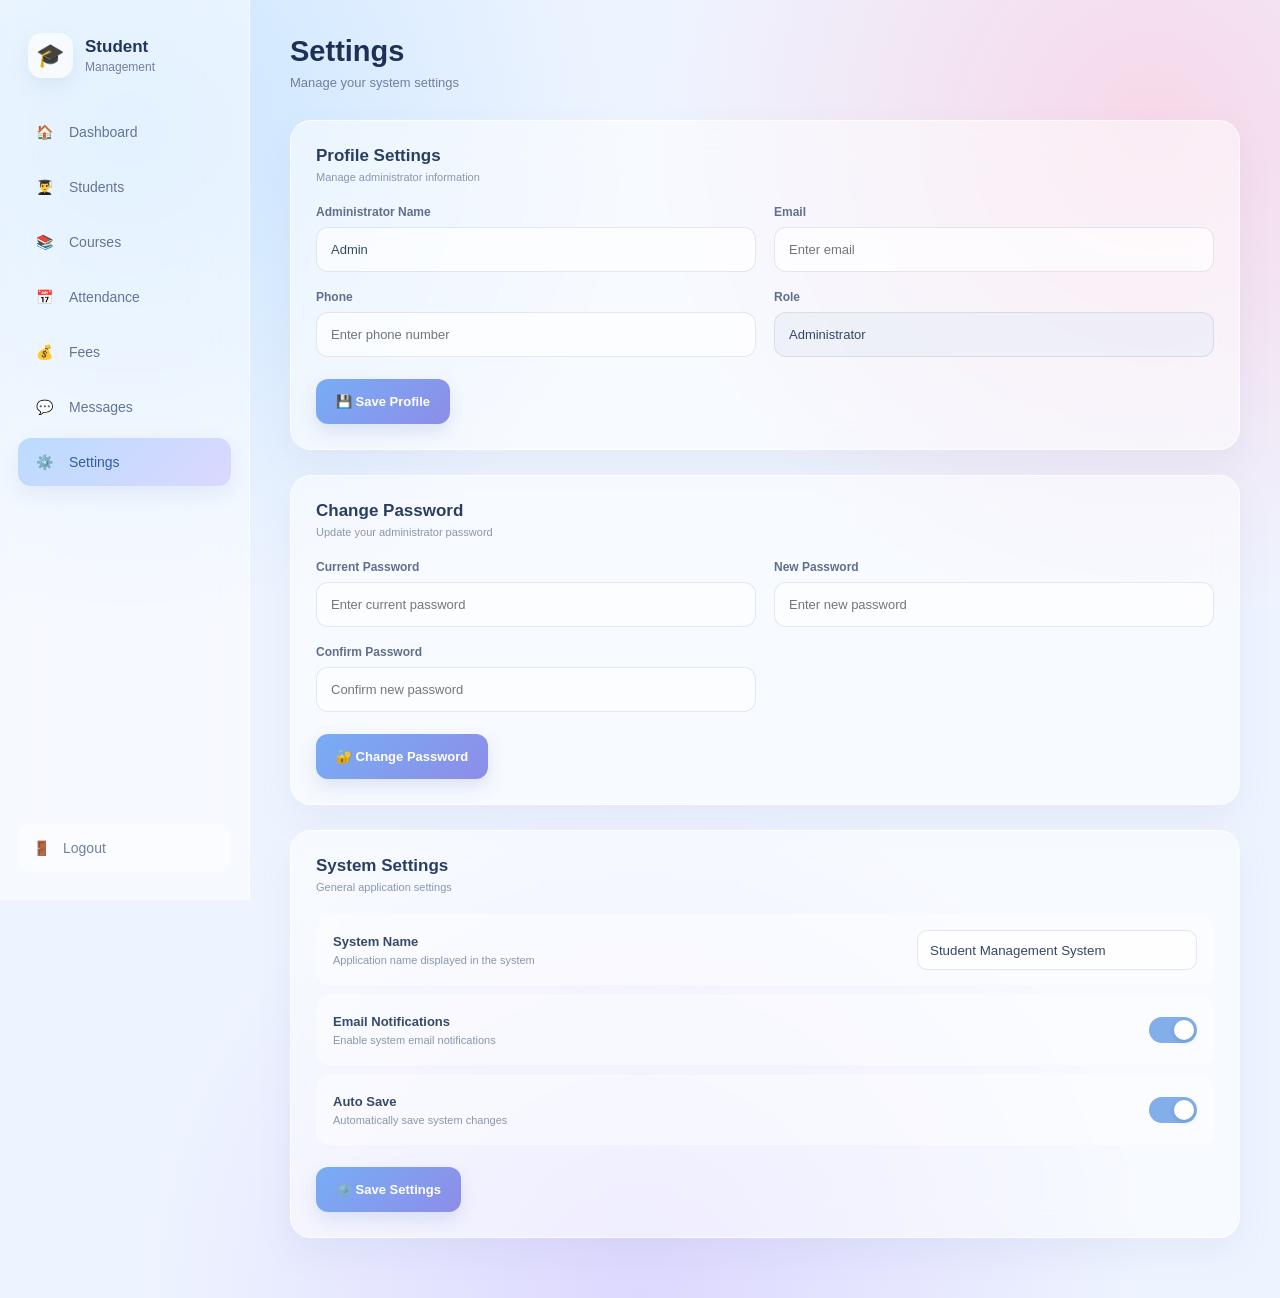
<file: settings.html>
<!DOCTYPE html>
<html lang="en">
<head>
    <meta charset="UTF-8">
    <meta name="viewport" content="width=device-width, initial-scale=1.0">

    <title>Settings | Student Management System</title>

    <link rel="stylesheet" href="settings.css">
</head>

<body>

<div class="app">

    <!-- Sidebar -->
    <aside class="sidebar">

        <div class="brand">
            <div class="brand-icon">🎓</div>

            <div>
                <h2>Student</h2>
                <span>Management</span>
            </div>
        </div>

        <nav class="navigation">

            <a href="dashboard.html" class="nav-item">
                <span>🏠</span>
                <span>Dashboard</span>
            </a>

            <a href="students.html" class="nav-item">
                <span>👨‍🎓</span>
                <span>Students</span>
            </a>

            <a href="courses.html" class="nav-item">
                <span>📚</span>
                <span>Courses</span>
            </a>

            <a href="attendance.html" class="nav-item">
                <span>📅</span>
                <span>Attendance</span>
            </a>

            <a href="fees.html" class="nav-item">
                <span>💰</span>
                <span>Fees</span>
            </a>

            <a href="messages.html" class="nav-item">
                <span>💬</span>
                <span>Messages</span>
            </a>

            <a href="settings.html" class="nav-item active">
                <span>⚙️</span>
                <span>Settings</span>
            </a>

        </nav>

        <button class="logout-btn" onclick="logout()">
            🚪
            <span>Logout</span>
        </button>

    </aside>


    <!-- Main Content -->
    <main class="main-content">

        <header class="topbar">

            <div>
                <h1>Settings</h1>
                <p>Manage your system settings</p>
            </div>

        </header>


        <!-- Profile Settings -->
        <section class="dashboard-card">

            <div class="card-header">

                <div>
                    <h3>Profile Settings</h3>
                    <p>Manage administrator information</p>
                </div>

            </div>


            <div class="settings-form">

                <div class="input-group">

                    <label>Administrator Name</label>

                    <input
                        type="text"
                        id="adminName"
                        placeholder="Enter administrator name"
                        value="Admin"
                    >

                </div>


                <div class="input-group">

                    <label>Email</label>

                    <input
                        type="email"
                        id="adminEmail"
                        placeholder="Enter email"
                    >

                </div>


                <div class="input-group">

                    <label>Phone</label>

                    <input
                        type="text"
                        id="adminPhone"
                        placeholder="Enter phone number"
                    >

                </div>


                <div class="input-group">

                    <label>Role</label>

                    <input
                        type="text"
                        value="Administrator"
                        readonly
                    >

                </div>

            </div>


            <button class="save-btn" onclick="saveProfile()">
                💾 Save Profile
            </button>

        </section>


        <!-- Password Settings -->
        <section class="dashboard-card">

            <div class="card-header">

                <div>
                    <h3>Change Password</h3>
                    <p>Update your administrator password</p>
                </div>

            </div>


            <div class="settings-form">

                <div class="input-group">

                    <label>Current Password</label>

                    <input
                        type="password"
                        id="currentPassword"
                        placeholder="Enter current password"
                    >

                </div>


                <div class="input-group">

                    <label>New Password</label>

                    <input
                        type="password"
                        id="newPassword"
                        placeholder="Enter new password"
                    >

                </div>


                <div class="input-group">

                    <label>Confirm Password</label>

                    <input
                        type="password"
                        id="confirmPassword"
                        placeholder="Confirm new password"
                    >

                </div>

            </div>


            <button class="save-btn" onclick="changePassword()">
                🔐 Change Password
            </button>

        </section>


        <!-- System Settings -->
        <section class="dashboard-card">

            <div class="card-header">

                <div>
                    <h3>System Settings</h3>
                    <p>General application settings</p>
                </div>

            </div>


            <div class="system-settings">

                <div class="setting-row">

                    <div>
                        <strong>System Name</strong>
                        <p>Application name displayed in the system</p>
                    </div>

                    <input
                        type="text"
                        id="systemName"
                        value="Student Management System"
                    >

                </div>


                <div class="setting-row">

                    <div>
                        <strong>Email Notifications</strong>
                        <p>Enable system email notifications</p>
                    </div>

                    <label class="switch">

                        <input
                            type="checkbox"
                            id="emailNotifications"
                            checked
                        >

                        <span class="slider"></span>

                    </label>

                </div>


                <div class="setting-row">

                    <div>
                        <strong>Auto Save</strong>
                        <p>Automatically save system changes</p>
                    </div>

                    <label class="switch">

                        <input
                            type="checkbox"
                            id="autoSave"
                            checked
                        >

                        <span class="slider"></span>

                    </label>

                </div>

            </div>


            <button class="save-btn" onclick="saveSystemSettings()">
                ⚙️ Save Settings
            </button>

        </section>

    </main>

</div>


<script src="settings.js"></script>

</body>
</html>
</file>
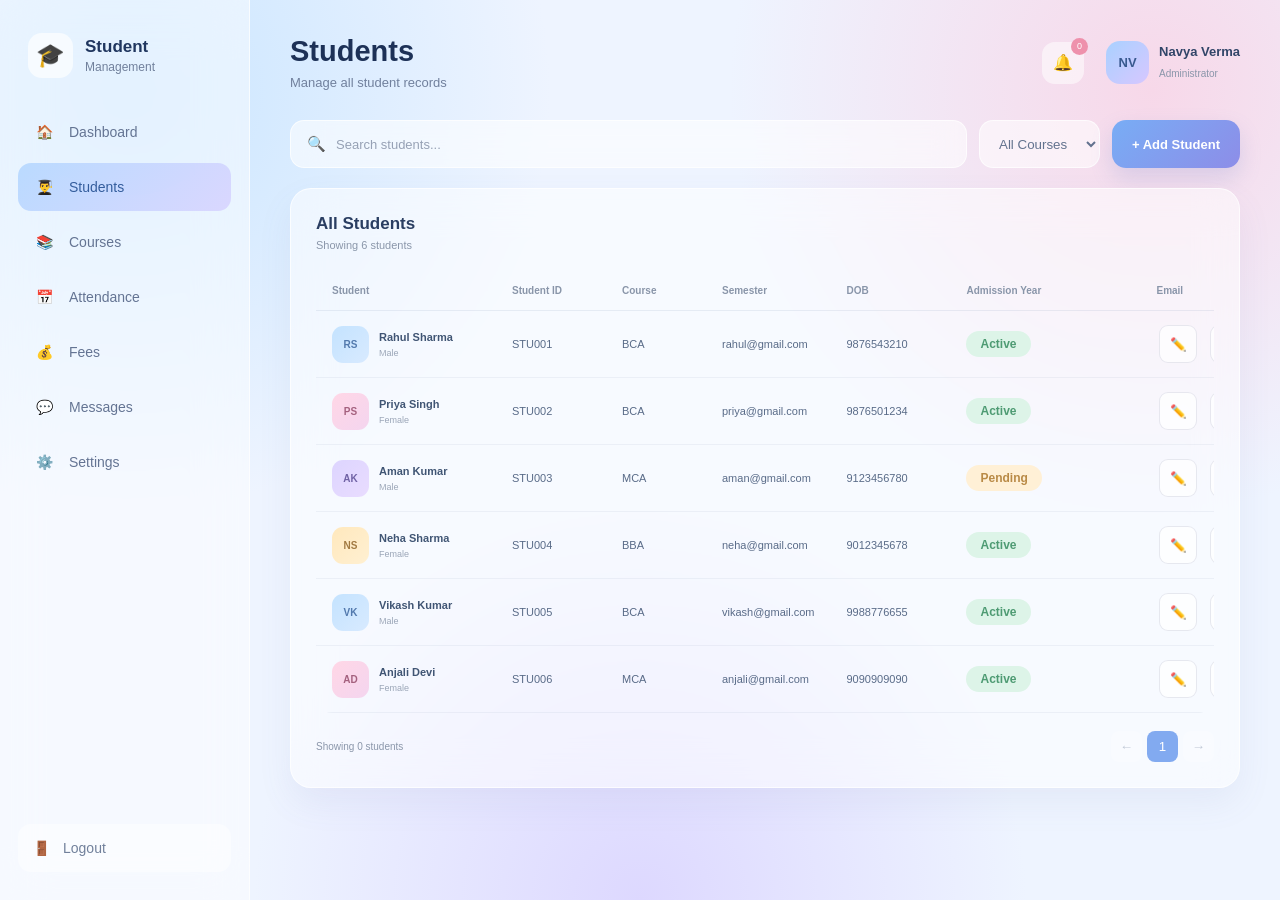
<file: students.html>
<!DOCTYPE html>
<html lang="en">

<head>
    <meta charset="UTF-8">
    <meta name="viewport" content="width=device-width, initial-scale=1.0">

    <title>Students | Student Management System</title>

    <link rel="stylesheet" href="students.css">
</head>

<body>

    <div class="app">

        <!-- Sidebar -->
        <aside class="sidebar">

            <div class="brand">
                <div class="brand-icon">🎓</div>

                <div>
                    <h2>Student</h2>
                    <span>Management</span>
                </div>
            </div>


            <nav class="navigation">

                <a href="dashboard.html" class="nav-item">
                    <span>🏠</span>
                    <span>Dashboard</span>
                </a>

                <a href="students.html" class="nav-item active">
                    <span>👨‍🎓</span>
                    <span>Students</span>
                </a>

               <a href="courses.html" class="nav-item">
                    <span>📚</span>
                    <span>Courses</span>
               </a>

                <a href="attendance.html" class="nav-item">
                    <span>📅</span>
                    <span>Attendance</span>
                </a>

                <a href="fees.html" class="nav-item">
                    <span>💰</span>
                    <span>Fees</span>
                </a>

                <a href="messages.html" class="nav-item">
                    <span>💬</span>
                    <span>Messages</span>
                </a>

                <a href="settings.html" class="nav-item">
                    <span>⚙️</span>
                    <span>Settings</span>
                </a>

            </nav>


            <button class="logout-btn" onclick="logout()">
                🚪
                <span>Logout</span>
            </button>

        </aside>


        <!-- Main Content -->
        <main class="main-content">

            <!-- Header -->
            <header class="topbar">

                <div>
                    <h1>Students</h1>
                    <p>Manage all student records</p>
                </div>


                <div class="profile">

                    <div class="notification" onclick="openNotifications()">
                        🔔
                        <span id="notificationCount">0</span>
                    </div>

                    <div id="notificationPanel" class="notification-panel">
                        <div class="notification-header">
                            <h3>Notifications</h3>
                            <button onclick="closeNotifications()">×</button>
                        </div>

                        <div id="notificationList" class="notification-list">
                            <p class="no-notifications">No notifications</p>
                        </div>

                        <button class="mark-read-btn" onclick="markAllNotificationsRead()">
                            Mark All as Read
                        </button>
                    </div>

                    <div class="profile-info">

                        <div class="profile-avatar">
                            NV
                        </div>

                        <div>
                            <strong>Navya Verma</strong>
                            <small>Administrator</small>
                        </div>

                    </div>

                </div>

            </header>


            <!-- Page Controls -->
            <section class="controls">

                <div class="search-box">

                    <span>🔍</span>

                    <input
                        type="text"
                        id="searchInput"
                        placeholder="Search students..."
                    >

                </div>


                <select id="courseFilter">

                    <option value="all">All Courses</option>

                </select>


                <button class="add-btn" onclick="openAddStudent()">
                    + Add Student
                </button>

            </section>


            <!-- Students Card -->
            <section class="students-card">

                <div class="card-header">

                    <div>
                        <h3>All Students</h3>
                        <p id="studentCount">
                            Showing 6 students
                        </p>
                    </div>

                </div>


                <!-- Table -->
                <div class="table-wrapper">

                    <table>

                        <thead>

                            <tr>
                                <th>Student</th>
                                <th>Student ID</th>
                                <th>Course</th>
                                <th>Semester</th>
                                <th>DOB</th>
                                <th>Admission Year</th>
                                <th>Email</th>
                                <th>Phone</th>
                                <th>Gender</th>
                                <th>Address</th>
                                <th>Status</th>
                                <th>Action</th>
                            </tr>

                        </thead>


                        <tbody id="studentTableBody">

                            <tr>

                                <td>
                                    <div class="student">

                                        <div class="student-avatar blue-avatar">
                                            RS
                                        </div>

                                        <div>
                                            <strong>Rahul Sharma</strong>
                                            <small>Male</small>
                                        </div>

                                    </div>
                                </td>

                                <td>STU001</td>

                                <td>BCA</td>

                                <td>rahul@gmail.com</td>

                                <td>9876543210</td>

                                <td>
                                    <span class="status active">
                                        Active
                                    </span>
                                </td>

                                <td>
                                    <div class="actions">
                                        <button class="edit-btn"
                                            onclick="editStudent('STU001')">
                                            ✏️
                                        </button>

                                        <button class="delete-btn"
                                            onclick="deleteStudent('STU001')">
                                            🗑️
                                        </button>
                                    </div>
                                </td>

                            </tr>


                            <tr>

                                <td>
                                    <div class="student">

                                        <div class="student-avatar pink-avatar">
                                            PS
                                        </div>

                                        <div>
                                            <strong>Priya Singh</strong>
                                            <small>Female</small>
                                        </div>

                                    </div>
                                </td>

                                <td>STU002</td>

                                <td>BCA</td>

                                <td>priya@gmail.com</td>

                                <td>9876501234</td>

                                <td>
                                    <span class="status active">
                                        Active
                                    </span>
                                </td>

                                <td>
                                    <div class="actions">
                                        <button class="edit-btn"
                                            onclick="editStudent('STU002')">
                                            ✏️
                                        </button>

                                        <button class="delete-btn"
                                            onclick="deleteStudent('STU002')">
                                            🗑️
                                        </button>
                                    </div>
                                </td>

                            </tr>


                            <tr>

                                <td>
                                    <div class="student">

                                        <div class="student-avatar purple-avatar">
                                            AK
                                        </div>

                                        <div>
                                            <strong>Aman Kumar</strong>
                                            <small>Male</small>
                                        </div>

                                    </div>
                                </td>

                                <td>STU003</td>

                                <td>MCA</td>

                                <td>aman@gmail.com</td>

                                <td>9123456780</td>

                                <td>
                                    <span class="status pending">
                                        Pending
                                    </span>
                                </td>

                                <td>
                                    <div class="actions">
                                        <button class="edit-btn"
                                            onclick="editStudent('STU003')">
                                            ✏️
                                        </button>

                                        <button class="delete-btn"
                                            onclick="deleteStudent('STU003')">
                                            🗑️
                                        </button>
                                    </div>
                                </td>

                            </tr>


                            <tr>

                                <td>
                                    <div class="student">

                                        <div class="student-avatar yellow-avatar">
                                            NS
                                        </div>

                                        <div>
                                            <strong>Neha Sharma</strong>
                                            <small>Female</small>
                                        </div>

                                    </div>
                                </td>

                                <td>STU004</td>

                                <td>BBA</td>

                                <td>neha@gmail.com</td>

                                <td>9012345678</td>

                                <td>
                                    <span class="status active">
                                        Active
                                    </span>
                                </td>

                                <td>
                                    <div class="actions">
                                        <button class="edit-btn"
                                            onclick="editStudent('STU004')">
                                            ✏️
                                        </button>

                                        <button class="delete-btn"
                                            onclick="deleteStudent('STU004')">
                                            🗑️
                                        </button>
                                    </div>
                                </td>

                            </tr>


                            <tr>

                                <td>
                                    <div class="student">

                                        <div class="student-avatar blue-avatar">
                                            VK
                                        </div>

                                        <div>
                                            <strong>Vikash Kumar</strong>
                                            <small>Male</small>
                                        </div>

                                    </div>
                                </td>

                                <td>STU005</td>

                                <td>BCA</td>

                                <td>vikash@gmail.com</td>

                                <td>9988776655</td>

                                <td>
                                    <span class="status active">
                                        Active
                                    </span>
                                </td>

                                <td>
                                    <div class="actions">
                                        <button class="edit-btn"
                                            onclick="editStudent('STU005')">
                                            ✏️
                                        </button>

                                        <button class="delete-btn"
                                            onclick="deleteStudent('STU005')">
                                            🗑️
                                        </button>
                                    </div>
                                </td>

                            </tr>


                            <tr>

                                <td>
                                    <div class="student">

                                        <div class="student-avatar pink-avatar">
                                            AD
                                        </div>

                                        <div>
                                            <strong>Anjali Devi</strong>
                                            <small>Female</small>
                                        </div>

                                    </div>
                                </td>

                                <td>STU006</td>

                                <td>MCA</td>

                                <td>anjali@gmail.com</td>

                                <td>9090909090</td>

                                <td>
                                    <span class="status active">
                                        Active
                                    </span>
                                </td>

                                <td>
                                    <div class="actions">
                                        <button class="edit-btn"
                                            onclick="editStudent('STU006')">
                                            ✏️
                                        </button>

                                        <button class="delete-btn"
                                            onclick="deleteStudent('STU006')">
                                            🗑️
                                        </button>
                                    </div>
                                </td>

                            </tr>

                        </tbody>

                    </table>

                </div>


                <!-- Pagination -->
                <div class="pagination">

                    <span id="paginationText">Showing 0 students</span>

                    <div>
                        <button disabled>←</button>
                        <button class="page-active">1</button>
                        <button disabled>→</button>
                    </div>

                </div>

            </section>

        </main>

    </div>


    <script src="students.js?v=2"></script>

</body>
</html>
</file>
<file: style.css>
* {
    margin: 0;
    padding: 0;
    box-sizing: border-box;
    font-family: Arial, sans-serif;
}

body {
    min-height: 100vh;
    overflow: hidden;
}

.login-page {
    min-height: 100vh;
    display: flex;
    justify-content: center;
    align-items: center;
    padding: 30px;
    background:
        radial-gradient(circle at 10% 20%, #c8e2ff 0%, transparent 35%),
        radial-gradient(circle at 90% 20%, #f7d8e7 0%, transparent 35%),
        radial-gradient(circle at 50% 100%, #ddd6ff 0%, transparent 40%),
        #edf4ff;
}

.login-container {
    width: min(1050px, 100%);
    min-height: 620px;
    display: grid;
    grid-template-columns: 1fr 1fr;
    overflow: hidden;

    background: rgba(255, 255, 255, 0.35);
    border: 1px solid rgba(255, 255, 255, 0.7);
    border-radius: 28px;

    box-shadow:
        0 25px 70px rgba(90, 110, 160, 0.18),
        inset 0 1px 0 rgba(255, 255, 255, 0.8);

    backdrop-filter: blur(25px);
}

/* LEFT SIDE */

.login-intro {
    position: relative;
    display: flex;
    flex-direction: column;
    align-items: center;
    justify-content: center;
    text-align: center;
    padding: 50px;

    background:
        linear-gradient(
            145deg,
            rgba(191, 224, 255, 0.75),
            rgba(218, 212, 255, 0.55),
            rgba(250, 220, 232, 0.55)
        );

    border-right: 1px solid rgba(255, 255, 255, 0.6);
}

.logo {
    width: 70px;
    height: 70px;

    display: flex;
    align-items: center;
    justify-content: center;

    font-size: 36px;

    border-radius: 22px;

    background: rgba(255, 255, 255, 0.5);

    box-shadow: 0 12px 30px rgba(70, 100, 150, 0.12);

    margin-bottom: 22px;
}

.login-intro h1 {
    font-size: 38px;
    line-height: 1.08;
    color: #142957;
    margin-bottom: 18px;
}

.login-intro p {
    font-size: 15px;
    color: #52688d;
    margin-bottom: 30px;
}

.college-illustration {
    width: 250px;
    height: 150px;

    display: flex;
    align-items: center;
    justify-content: center;

    font-size: 90px;

    border-radius: 30px;

    background: rgba(255, 255, 255, 0.25);

    margin-bottom: 25px;
}

.login-intro span {
    font-size: 14px;
    color: #405b86;
}


/* RIGHT SIDE */

.login-box {
    display: flex;
    flex-direction: column;
    justify-content: center;

    padding: 65px;
    background: rgba(255, 255, 255, 0.38);
}

.login-header {
    text-align: center;
    margin-bottom: 35px;
}

.login-header h2 {
    color: #172b55;
    font-size: 30px;
    margin-bottom: 8px;
}

.login-header p {
    color: #71809d;
    font-size: 14px;
}


/* INPUT */

.input-group {
    margin-bottom: 20px;
}

.input-group label {
    display: block;
    color: #34476b;
    font-size: 13px;
    font-weight: 600;
    margin-bottom: 8px;
}

.input-group input {
    width: 100%;
    height: 50px;

    padding: 0 16px;

    border: 1px solid rgba(150, 170, 205, 0.35);
    border-radius: 13px;

    outline: none;

    background: rgba(255, 255, 255, 0.62);

    color: #243555;

    transition: 0.3s;
}

.input-group input:focus {
    border-color: #83aef5;
    box-shadow: 0 0 0 4px rgba(131, 174, 245, 0.12);
}


/* PASSWORD */

.password-box {
    position: relative;
}

.password-box input {
    padding-right: 50px;
}

.password-box button {
    position: absolute;
    right: 12px;
    top: 50%;
    transform: translateY(-50%);

    border: none;
    background: transparent;

    cursor: pointer;
    font-size: 17px;
}


/* OPTIONS */

.login-options {
    display: flex;
    justify-content: space-between;
    align-items: center;

    margin: 8px 0 25px;

    font-size: 12px;
    color: #64728d;
}

.login-options label {
    display: flex;
    align-items: center;
    gap: 6px;
}

.login-options input {
    accent-color: #6d9ff5;
}

.login-options a {
    color: #5588e8;
    text-decoration: none;
}


/* LOGIN BUTTON */

.login-btn {
    width: 100%;
    height: 52px;

    border: none;
    border-radius: 14px;

    background: linear-gradient(
        135deg,
        #6fa7f7,
        #7892e9
    );

    color: white;

    font-size: 15px;
    font-weight: 600;

    cursor: pointer;

    box-shadow: 0 12px 25px rgba(91, 135, 220, 0.25);

    transition: 0.3s;
}

.login-btn:hover {
    transform: translateY(-2px);
    box-shadow: 0 16px 30px rgba(91, 135, 220, 0.35);
}


/* DIVIDER */

.divider {
    display: flex;
    align-items: center;
    gap: 12px;

    margin: 25px 0;

    color: #9aa6bb;

    font-size: 12px;
}

.divider::before,
.divider::after {
    content: "";
    flex: 1;
    height: 1px;
    background: rgba(150, 160, 180, 0.3);
}


/* ADMIN BUTTON */

.admin-login {
    width: 100%;
    height: 50px;

    border: 1px solid rgba(120, 150, 200, 0.3);
    border-radius: 13px;

    background: rgba(255, 255, 255, 0.45);

    color: #4267a1;

    font-weight: 600;

    cursor: pointer;

    transition: 0.3s;
}

.admin-login:hover {
    background: rgba(255, 255, 255, 0.75);
    transform: translateY(-2px);
}


/* MOBILE */

@media (max-width: 800px) {

    body {
        overflow: auto;
    }

    .login-page {
        padding: 20px;
    }

    .login-container {
        grid-template-columns: 1fr;
    }

    .login-intro {
        padding: 35px 25px;
    }

    .login-intro h1 {
        font-size: 30px;
    }

    .college-illustration {
        display: none;
    }

    .login-box {
        padding: 40px 25px;
    }
}
</file>
<file: add-student.css>
* {
    margin: 0;
    padding: 0;
    box-sizing: border-box;
    font-family: Arial, sans-serif;
}

body {
    min-height: 100vh;
    background:
        radial-gradient(circle at 10% 10%, #c9e5ff 0%, transparent 30%),
        radial-gradient(circle at 90% 10%, #f7d8e9 0%, transparent 30%),
        radial-gradient(circle at 50% 100%, #ddd8ff 0%, transparent 35%),
        #eef4ff;
    color: #243453;
}

.app {
    min-height: 100vh;
    display: flex;
}

/* SIDEBAR */

.sidebar {
    width: 250px;
    min-height: 100vh;
    padding: 28px 18px;

    background: rgba(255, 255, 255, 0.48);
    border-right: 1px solid rgba(255, 255, 255, 0.7);

    backdrop-filter: blur(25px);

    display: flex;
    flex-direction: column;

    position: fixed;
    left: 0;
    top: 0;
    bottom: 0;
}

.brand {
    display: flex;
    align-items: center;
    gap: 12px;
    padding: 5px 10px 30px;
}

.brand-icon {
    width: 45px;
    height: 45px;

    display: flex;
    align-items: center;
    justify-content: center;

    background: rgba(255, 255, 255, 0.65);
    border-radius: 14px;

    font-size: 23px;
}

.brand h2 {
    font-size: 17px;
    color: #20365f;
}

.brand span {
    font-size: 12px;
    color: #71809c;
}

.navigation {
    display: flex;
    flex-direction: column;
    gap: 7px;
}

.nav-item {
    height: 48px;

    display: flex;
    align-items: center;
    gap: 13px;

    padding: 0 15px;

    border-radius: 13px;

    text-decoration: none;

    color: #647493;

    font-size: 14px;

    transition: 0.3s;
}

.nav-item span:first-child {
    width: 23px;
    text-align: center;
}

.nav-item:hover {
    background: rgba(255, 255, 255, 0.6);
    color: #476fb5;
    transform: translateX(3px);
}

.nav-item.active {
    background: linear-gradient(
        135deg,
        rgba(173, 211, 255, 0.8),
        rgba(213, 207, 255, 0.8)
    );

    color: #345d9d;
}

.logout-btn {
    margin-top: auto;

    height: 48px;

    display: flex;
    align-items: center;
    gap: 13px;

    padding: 0 15px;

    border: none;
    border-radius: 13px;

    background: rgba(255, 255, 255, 0.45);

    color: #71809b;

    cursor: pointer;

    font-size: 14px;
}

.logout-btn:hover {
    background: rgba(255, 220, 230, 0.55);
    color: #c0647c;
}

/* MAIN */

.main-content {
    width: calc(100% - 250px);
    margin-left: 250px;

    padding: 35px 40px;
}

/* TOPBAR */

.topbar {
    display: flex;
    justify-content: space-between;
    align-items: flex-start;

    margin-bottom: 25px;
}

.topbar h1 {
    font-size: 29px;
    color: #1d3157;

    margin-top: 12px;
    margin-bottom: 7px;
}

.topbar p {
    font-size: 13px;
    color: #71809d;
}

.back-btn {
    color: #6388c7;
    text-decoration: none;
    font-size: 12px;
}

.back-btn:hover {
    color: #416baa;
}

/* PROFILE */

.profile {
    display: flex;
    align-items: center;
    gap: 22px;
}

.notification {
    width: 42px;
    height: 42px;

    display: flex;
    align-items: center;
    justify-content: center;

    position: relative;

    border-radius: 13px;

    background: rgba(255, 255, 255, 0.55);
}

.notification span {
    position: absolute;

    top: -4px;
    right: -4px;

    width: 17px;
    height: 17px;

    display: flex;
    align-items: center;
    justify-content: center;

    border-radius: 50%;

    background: #ee91ac;
    color: white;

    font-size: 9px;
}

.profile-info {
    display: flex;
    align-items: center;
    gap: 10px;
}

.profile-avatar {
    width: 43px;
    height: 43px;

    display: flex;
    align-items: center;
    justify-content: center;

    border-radius: 14px;

    background: linear-gradient(
        135deg,
        #a9d1ff,
        #d7c7ff
    );

    color: #38598f;

    font-size: 13px;
    font-weight: bold;
}

.profile-info strong {
    display: block;

    color: #314568;
    font-size: 13px;

    margin-bottom: 4px;
}

.profile-info small {
    color: #8a96aa;
    font-size: 10px;
}

/* FORM CARD */

.form-card {
    max-width: 1050px;
    margin: auto;

    padding: 32px;

    border-radius: 24px;

    background: rgba(255, 255, 255, 0.53);

    border: 1px solid rgba(255, 255, 255, 0.75);

    box-shadow: 0 18px 45px rgba(100, 120, 160, 0.1);

    backdrop-filter: blur(25px);
}

/* FORM HEADING */

.form-heading {
    display: flex;
    align-items: center;
    gap: 15px;

    padding-bottom: 25px;

    border-bottom: 1px solid rgba(130, 150, 180, 0.12);

    margin-bottom: 28px;
}

.form-icon {
    width: 55px;
    height: 55px;

    display: flex;
    align-items: center;
    justify-content: center;

    border-radius: 17px;

    background: linear-gradient(
        135deg,
        #c8e5ff,
        #ded5ff
    );

    font-size: 25px;
}

.form-heading h2 {
    color: #2b4064;
    font-size: 19px;

    margin-bottom: 5px;
}

.form-heading p {
    color: #8a96aa;
    font-size: 11px;
}

/* SECTION TITLE */

.section-title {
    display: flex;
    align-items: center;
    gap: 10px;

    color: #52698d;

    font-size: 13px;
    font-weight: 600;

    margin-bottom: 18px;
}

.section-title span {
    width: 27px;
    height: 27px;

    display: flex;
    align-items: center;
    justify-content: center;

    border-radius: 9px;

    background: rgba(197, 222, 255, 0.65);

    color: #668bc4;

    font-size: 10px;
}

.academic-title {
    margin-top: 30px;
}

/* FORM GRID */

.form-grid {
    display: grid;

    grid-template-columns: 1fr 1fr;

    gap: 18px 22px;
}

/* INPUT */

.input-group {
    display: flex;
    flex-direction: column;
}

.input-group label {
    color: #506483;

    font-size: 11px;
    font-weight: 600;

    margin-bottom: 8px;
}

.input-group label span {
    color: #e58aa4;
}

.input-group input,
.input-group select,
.input-group textarea {
    width: 100%;

    border: 1px solid rgba(145, 165, 200, 0.28);

    outline: none;

    border-radius: 12px;

    background: rgba(255, 255, 255, 0.6);

    color: #445a7b;

    font-size: 12px;

    transition: 0.3s;
}

.input-group input,
.input-group select {
    height: 47px;

    padding: 0 14px;
}

.input-group textarea {
    padding: 13px 14px;

    resize: vertical;

    min-height: 100px;
}

.input-group input::placeholder,
.input-group textarea::placeholder {
    color: #a0aaba;
}

.input-group input:focus,
.input-group select:focus,
.input-group textarea:focus {
    border-color: #8aaff0;

    box-shadow:
        0 0 0 4px rgba(138, 175, 240, 0.12);
}

/* ADDRESS */

.full-width {
    width: 100%;
}

/* FORM ACTIONS */

.form-actions {
    display: flex;
    justify-content: flex-end;
    gap: 12px;

    margin-top: 30px;

    padding-top: 22px;

    border-top: 1px solid rgba(130, 150, 180, 0.12);
}

.cancel-btn,
.save-btn {
    height: 46px;

    padding: 0 22px;

    border-radius: 12px;

    font-size: 12px;
    font-weight: 600;

    cursor: pointer;

    transition: 0.3s;
}

.cancel-btn {
    border: 1px solid rgba(130, 150, 180, 0.25);

    background: rgba(255, 255, 255, 0.5);

    color: #71809b;
}

.cancel-btn:hover {
    background: rgba(255, 255, 255, 0.8);
}

.save-btn {
    border: none;

    background: linear-gradient(
        135deg,
        #78adf5,
        #8d8de8
    );

    color: white;

    box-shadow: 0 10px 22px rgba(100, 130, 200, 0.2);
}

.save-btn:hover {
    transform: translateY(-2px);

    box-shadow: 0 14px 27px rgba(100, 130, 200, 0.28);
}

/* RESPONSIVE */

@media (max-width: 850px) {

    .sidebar {
        width: 75px;
        padding: 20px 10px;
    }

    .brand {
        justify-content: center;
    }

    .brand > div:last-child,
    .nav-item span:last-child,
    .logout-btn span {
        display: none;
    }

    .nav-item {
        justify-content: center;
        padding: 0;
    }

    .logout-btn {
        justify-content: center;
        padding: 0;
    }

    .main-content {
        width: calc(100% - 75px);
        margin-left: 75px;

        padding: 25px 20px;
    }

    .profile-info {
        display: none;
    }
}

@media (max-width: 650px) {

    .form-card {
        padding: 22px 18px;
    }

    .form-grid {
        grid-template-columns: 1fr;
    }

    .topbar h1 {
        font-size: 24px;
    }

    .form-actions {
        flex-direction: column-reverse;
    }

    .cancel-btn,
    .save-btn {
        width: 100%;
    }
}
</file>
<file: attendance.css>
* {
    margin: 0;
    padding: 0;
    box-sizing: border-box;
    font-family: Arial, sans-serif;
}

body {
    min-height: 100vh;
    background:
        radial-gradient(circle at 10% 10%, #c9e5ff 0%, transparent 30%),
        radial-gradient(circle at 90% 10%, #f7d8e9 0%, transparent 30%),
        radial-gradient(circle at 50% 100%, #ddd8ff 0%, transparent 35%),
        #eef4ff;
    color: #243453;
}

.app {
    min-height: 100vh;
    display: flex;
}

/* =========================
   SIDEBAR
========================= */

.sidebar {
    width: 250px;
    min-height: 100vh;
    padding: 28px 18px;
    background: rgba(255, 255, 255, 0.48);
    border-right: 1px solid rgba(255, 255, 255, 0.7);
    backdrop-filter: blur(25px);
    display: flex;
    flex-direction: column;
    position: fixed;
    left: 0;
    top: 0;
    bottom: 0;
}

.brand {
    display: flex;
    align-items: center;
    gap: 12px;
    padding: 5px 10px 30px;
}

.brand-icon {
    width: 45px;
    height: 45px;
    display: flex;
    align-items: center;
    justify-content: center;
    background: rgba(255, 255, 255, 0.65);
    border-radius: 14px;
    font-size: 23px;
    box-shadow: 0 8px 20px rgba(100, 120, 170, 0.12);
}

.brand h2 {
    font-size: 17px;
    color: #20365f;
}

.brand span {
    font-size: 12px;
    color: #71809c;
}

.navigation {
    display: flex;
    flex-direction: column;
    gap: 7px;
}

.nav-item {
    height: 48px;
    display: flex;
    align-items: center;
    gap: 13px;
    padding: 0 15px;
    border-radius: 13px;
    text-decoration: none;
    color: #647493;
    font-size: 14px;
    font-weight: 500;
    transition: 0.3s;
}

.nav-item span:first-child {
    width: 23px;
    text-align: center;
}

.nav-item:hover {
    background: rgba(255, 255, 255, 0.6);
    color: #476fb5;
    transform: translateX(3px);
}

.nav-item.active {
    background:
        linear-gradient(
            135deg,
            rgba(173, 211, 255, 0.8),
            rgba(213, 207, 255, 0.8)
        );
    color: #345d9d;
    box-shadow: 0 8px 20px rgba(100, 130, 190, 0.12);
}

.logout-btn {
    margin-top: auto;
    height: 48px;
    display: flex;
    align-items: center;
    gap: 13px;
    padding: 0 15px;
    border: none;
    border-radius: 13px;
    background: rgba(255, 255, 255, 0.45);
    color: #71809b;
    cursor: pointer;
    font-size: 14px;
    transition: 0.3s;
}

.logout-btn:hover {
    background: rgba(255, 220, 230, 0.55);
    color: #c0647c;
}


/* =========================
   MAIN CONTENT
========================= */

.main-content {
    width: calc(100% - 250px);
    margin-left: 250px;
    padding: 35px 40px;
}

.topbar {
    display: flex;
    justify-content: space-between;
    align-items: center;
    margin-bottom: 30px;
}

.topbar h1 {
    font-size: 29px;
    color: #1d3157;
    margin-bottom: 7px;
}

.topbar p {
    font-size: 13px;
    color: #71809d;
}


/* =========================
   CARD
========================= */

.dashboard-card {
    padding: 25px;
    margin-bottom: 25px;
    border-radius: 21px;
    background: rgba(255, 255, 255, 0.52);
    border: 1px solid rgba(255, 255, 255, 0.72);
    box-shadow: 0 15px 35px rgba(100, 120, 160, 0.08);
    backdrop-filter: blur(20px);
}

.card-header {
    display: flex;
    justify-content: space-between;
    align-items: center;
    gap: 20px;
    margin-bottom: 22px;
}

.card-header h3 {
    color: #2a3e62;
    font-size: 17px;
    margin-bottom: 5px;
}

.card-header p {
    color: #8a96aa;
    font-size: 11px;
}


/* =========================
   ATTENDANCE FORM
========================= */

.attendance-form {
    display: grid;
    grid-template-columns: 1fr 1fr 1fr auto;
    align-items: end;
    gap: 18px;
}

.input-group {
    display: flex;
    flex-direction: column;
    gap: 8px;
}

.input-group label {
    font-size: 11px;
    font-weight: 600;
    color: #647493;
}

.input-group select,
.input-group input {
    width: 100%;
    height: 46px;
    padding: 0 13px;
    border: 1px solid rgba(120, 140, 180, 0.18);
    border-radius: 12px;
    outline: none;
    background: rgba(255, 255, 255, 0.7);
    color: #4f6282;
    font-size: 12px;
    transition: 0.3s;
}

.input-group select:focus,
.input-group input:focus {
    border-color: rgba(100, 145, 220, 0.5);
    box-shadow: 0 0 0 3px rgba(150, 190, 245, 0.15);
}

.save-attendance-btn {
    height: 46px;
    padding: 0 20px;
    border: none;
    border-radius: 12px;
    background: linear-gradient(135deg, #78adf5, #8d8de8);
    color: white;
    font-size: 12px;
    font-weight: 600;
    cursor: pointer;
    white-space: nowrap;
    box-shadow: 0 10px 22px rgba(100, 130, 200, 0.2);
    transition: 0.3s;
}

.save-attendance-btn:hover {
    transform: translateY(-2px);
}


/* =========================
   TABLE
========================= */

.table-wrapper {
    width: 100%;
    overflow-x: auto;
    overflow-y: hidden;
    border-radius: 16px;
}

table {
    width: 100%;
    min-width: 750px;
    border-collapse: collapse;
}

thead {
    background: rgba(235, 241, 255, 0.45);
}

th {
    padding: 13px 12px;
    text-align: left;
    color: #8995a9;
    font-size: 10px;
    font-weight: 600;
    border-bottom: 1px solid rgba(130, 150, 180, 0.15);
}

td {
    padding: 15px 12px;
    color: #596b88;
    font-size: 11px;
    border-bottom: 1px solid rgba(130, 150, 180, 0.1);
}

tbody tr {
    transition: 0.25s;
}

tbody tr:hover {
    background: rgba(255, 255, 255, 0.4);
}


/* =========================
   STATUS
========================= */

.status {
    display: inline-flex;
    align-items: center;
    justify-content: center;
    min-width: 75px;
    padding: 6px 10px;
    border-radius: 20px;
    font-size: 10px;
    font-weight: 600;
}

.status.present {
    background: rgba(190, 235, 210, 0.55);
    color: #37845a;
}

.status.absent {
    background: rgba(250, 205, 215, 0.6);
    color: #bd5b72;
}


/* =========================
   ACTION BUTTON
========================= */

.action-btn {
    width: 38px;
    height: 38px;
    display: inline-flex;
    align-items: center;
    justify-content: center;
    margin: 0 3px;
    border-radius: 9px;
    border: 1px solid rgba(100, 110, 150, 0.15);
    background: rgba(255, 255, 255, 0.7);
    cursor: pointer;
    transition: all 0.2s ease;
}

.action-btn:hover {
    transform: translateY(-2px);
    box-shadow: 0 5px 12px rgba(80, 90, 120, 0.12);
}


/* =========================
   SCROLLBAR
========================= */

.table-wrapper::-webkit-scrollbar {
    height: 8px;
}

.table-wrapper::-webkit-scrollbar-track {
    background: rgba(255, 255, 255, 0.35);
    border-radius: 10px;
}

.table-wrapper::-webkit-scrollbar-thumb {
    background: rgba(100, 120, 160, 0.3);
    border-radius: 10px;
}

.table-wrapper::-webkit-scrollbar-thumb:hover {
    background: rgba(100, 120, 160, 0.45);
}


/* =========================
   RESPONSIVE
========================= */

@media (max-width: 1000px) {

    .attendance-form {
        grid-template-columns: 1fr 1fr;
    }

    .save-attendance-btn {
        width: 100%;
    }

}


@media (max-width: 800px) {

    .sidebar {
        width: 75px;
        padding: 20px 10px;
    }

    .brand {
        justify-content: center;
        padding-bottom: 25px;
    }

    .brand > div:last-child,
    .nav-item span:last-child,
    .logout-btn span {
        display: none;
    }

    .nav-item {
        justify-content: center;
        padding: 0;
    }

    .logout-btn {
        justify-content: center;
        padding: 0;
    }

    .main-content {
        width: calc(100% - 75px);
        margin-left: 75px;
        padding: 25px 20px;
    }

}


@media (max-width: 550px) {

    .main-content {
        padding: 20px 12px;
    }

    .topbar h1 {
        font-size: 24px;
    }

    .dashboard-card {
        padding: 18px 12px;
    }

    .attendance-form {
        grid-template-columns: 1fr;
    }

    .save-attendance-btn {
        width: 100%;
    }

}
</file>
<file: courses.css>
* {
    margin: 0;
    padding: 0;
    box-sizing: border-box;
    font-family: Arial, sans-serif;
}


/* =========================
   BODY
========================= */

body {
    min-height: 100vh;

    background:
        radial-gradient(
            circle at 10% 10%,
            #c9e5ff 0%,
            transparent 30%
        ),
        radial-gradient(
            circle at 90% 10%,
            #f7d8e9 0%,
            transparent 30%
        ),
        radial-gradient(
            circle at 50% 100%,
            #ddd8ff 0%,
            transparent 35%
        ),
        #eef4ff;

    color: #243453;
}


/* =========================
   APP
========================= */

.app {
    min-height: 100vh;
    display: flex;
}


/* =========================
   SIDEBAR
========================= */

.sidebar {
    width: 250px;
    min-height: 100vh;

    padding: 28px 18px;

    background: rgba(255, 255, 255, 0.48);
    border-right: 1px solid rgba(255, 255, 255, 0.7);

    backdrop-filter: blur(25px);

    display: flex;
    flex-direction: column;

    position: fixed;
    left: 0;
    top: 0;
    bottom: 0;
}


/* =========================
   BRAND
========================= */

.brand {
    display: flex;
    align-items: center;
    gap: 12px;

    padding: 5px 10px 30px;
}

.brand-icon {
    width: 45px;
    height: 45px;

    display: flex;
    align-items: center;
    justify-content: center;

    background: rgba(255, 255, 255, 0.65);

    border-radius: 14px;

    font-size: 23px;

    box-shadow:
        0 8px 20px rgba(100, 120, 170, 0.12);
}

.brand h2 {
    font-size: 17px;
    color: #20365f;
}

.brand span {
    font-size: 12px;
    color: #71809c;
}


/* =========================
   NAVIGATION
========================= */

.navigation {
    display: flex;
    flex-direction: column;
    gap: 7px;
}

.nav-item {
    height: 48px;

    display: flex;
    align-items: center;

    gap: 13px;

    padding: 0 15px;

    border-radius: 13px;

    text-decoration: none;

    color: #647493;

    font-size: 14px;
    font-weight: 500;

    transition: 0.3s;
}

.nav-item span:first-child {
    width: 23px;
    text-align: center;
}

.nav-item:hover {
    background: rgba(255, 255, 255, 0.6);

    color: #476fb5;

    transform: translateX(3px);
}

.nav-item.active {
    background: linear-gradient(
        135deg,
        rgba(173, 211, 255, 0.8),
        rgba(213, 207, 255, 0.8)
    );

    color: #345d9d;

    box-shadow:
        0 8px 20px rgba(100, 130, 190, 0.12);
}


/* =========================
   LOGOUT
========================= */

.logout-btn {
    margin-top: auto;

    height: 48px;

    display: flex;
    align-items: center;

    gap: 13px;

    padding: 0 15px;

    border: none;
    border-radius: 13px;

    background: rgba(255, 255, 255, 0.45);

    color: #71809b;

    cursor: pointer;

    font-size: 14px;

    transition: 0.3s;
}

.logout-btn:hover {
    background: rgba(255, 220, 230, 0.55);
    color: #c0647c;
}


/* =========================
   MAIN
========================= */

.main-content {
    width: calc(100% - 250px);
    margin-left: 250px;

    padding: 35px 40px;
}


/* =========================
   TOPBAR
========================= */

.topbar {
    display: flex;
    justify-content: space-between;
    align-items: center;

    margin-bottom: 30px;
}

.topbar h1 {
    font-size: 29px;
    color: #1d3157;

    margin-bottom: 7px;
}

.topbar p {
    font-size: 13px;
    color: #71809d;
}


/* =========================
   COURSE CARD
========================= */

.dashboard-card {
    padding: 25px;

    border-radius: 21px;

    background: rgba(255, 255, 255, 0.52);

    border: 1px solid rgba(255, 255, 255, 0.72);

    box-shadow:
        0 15px 35px rgba(100, 120, 160, 0.08);

    backdrop-filter: blur(20px);
}


/* =========================
   CARD HEADER
========================= */

.card-header {
    display: flex;
    justify-content: space-between;
    align-items: center;

    gap: 20px;

    margin-bottom: 22px;
}

.card-header h3 {
    color: #2a3e62;

    font-size: 17px;

    margin-bottom: 5px;
}

.card-header p {
    color: #8a96aa;

    font-size: 11px;
}


/* =========================
   ADD COURSE BUTTON
========================= */

.add-course-btn {
    height: 48px;

    padding: 0 20px;

    border: none;

    border-radius: 14px;

    background: linear-gradient(
        135deg,
        #78adf5,
        #8d8de8
    );

    color: white;

    font-size: 13px;

    font-weight: 600;

    cursor: pointer;

    box-shadow:
        0 10px 22px rgba(100, 130, 200, 0.2);

    transition: 0.3s;
}

.add-course-btn:hover {
    transform: translateY(-2px);
}


/* =========================
   TABLE
========================= */

.table-wrapper {
    width: 100%;

    overflow-x: auto;
    overflow-y: hidden;

    border-radius: 16px;
}

table {
    width: 100%;

    min-width: 900px;

    border-collapse: collapse;
}

thead {
    background: rgba(235, 241, 255, 0.45);
}

th {
    padding: 13px 12px;

    text-align: left;

    color: #8995a9;

    font-size: 10px;

    font-weight: 600;

    border-bottom:
        1px solid rgba(130, 150, 180, 0.15);
}

td {
    padding: 15px 12px;

    color: #596b88;

    font-size: 11px;

    border-bottom:
        1px solid rgba(130, 150, 180, 0.1);
}

tbody tr {
    transition: 0.25s;
}

tbody tr:hover {
    background: rgba(255, 255, 255, 0.4);
}


/* =========================
   ACTION BUTTONS
========================= */

.action-btn {
    width: 38px;
    height: 38px;

    display: inline-flex;
    align-items: center;
    justify-content: center;

    margin: 0 3px;

    border-radius: 9px;

    border: 1px solid rgba(100, 110, 150, 0.15);

    background: rgba(255, 255, 255, 0.7);

    cursor: pointer;

    transition: all 0.2s ease;
}

.action-btn:hover {
    transform: translateY(-2px);

    box-shadow:
        0 5px 12px rgba(80, 90, 120, 0.12);
}


/* =========================
   SCROLLBAR
========================= */

.table-wrapper::-webkit-scrollbar {
    height: 8px;
}

.table-wrapper::-webkit-scrollbar-track {
    background: rgba(255, 255, 255, 0.35);

    border-radius: 10px;
}

.table-wrapper::-webkit-scrollbar-thumb {
    background: rgba(100, 120, 160, 0.3);

    border-radius: 10px;
}

.table-wrapper::-webkit-scrollbar-thumb:hover {
    background: rgba(100, 120, 160, 0.45);
}


/* =========================
   MOBILE
========================= */

@media (max-width: 800px) {

    .sidebar {
        width: 75px;

        padding: 20px 10px;
    }

    .brand {
        justify-content: center;

        padding-bottom: 25px;
    }

    .brand > div:last-child,
    .nav-item span:last-child,
    .logout-btn span {
        display: none;
    }

    .nav-item {
        justify-content: center;

        padding: 0;
    }

    .logout-btn {
        justify-content: center;

        padding: 0;
    }

    .main-content {
        width: calc(100% - 75px);

        margin-left: 75px;

        padding: 25px 20px;
    }
}


@media (max-width: 550px) {

    .main-content {
        padding: 20px 12px;
    }

    .topbar h1 {
        font-size: 24px;
    }

    .dashboard-card {
        padding: 18px 12px;
    }

    .card-header {
        align-items: flex-start;

        flex-direction: column;
    }

    .add-course-btn {
        width: 100%;
    }
}
</file>
<file: dashboard.css>
* {
    margin: 0;
    padding: 0;
    box-sizing: border-box;
    font-family: Arial, sans-serif;
}

body {
    min-height: 100vh;
    background:
        radial-gradient(circle at 10% 10%, #c9e5ff 0%, transparent 30%),
        radial-gradient(circle at 90% 10%, #f7d8e9 0%, transparent 30%),
        radial-gradient(circle at 50% 100%, #ddd8ff 0%, transparent 35%),
        #eef4ff;
    color: #243453;
}


/* APP */

.app {
    min-height: 100vh;
    display: flex;
}


/* SIDEBAR */

.sidebar {
    width: 250px;
    min-height: 100vh;
    padding: 28px 18px;

    background: rgba(255, 255, 255, 0.48);
    border-right: 1px solid rgba(255, 255, 255, 0.7);

    backdrop-filter: blur(25px);

    display: flex;
    flex-direction: column;

    position: fixed;
    left: 0;
    top: 0;
    bottom: 0;
}


/* BRAND */

.brand {
    display: flex;
    align-items: center;
    gap: 12px;

    padding: 5px 10px 30px;
}

.brand-icon {
    width: 45px;
    height: 45px;

    display: flex;
    align-items: center;
    justify-content: center;

    background: rgba(255, 255, 255, 0.65);
    border-radius: 14px;

    font-size: 23px;

    box-shadow: 0 8px 20px rgba(100, 120, 170, 0.12);
}

.brand h2 {
    font-size: 17px;
    color: #20365f;
}

.brand span {
    font-size: 12px;
    color: #71809c;
}


/* NAVIGATION */

.navigation {
    display: flex;
    flex-direction: column;
    gap: 7px;
}

.nav-item {
    height: 48px;

    display: flex;
    align-items: center;
    gap: 13px;

    padding: 0 15px;

    border-radius: 13px;

    text-decoration: none;

    color: #647493;

    font-size: 14px;
    font-weight: 500;

    transition: 0.3s;
}

.nav-item span:first-child {
    width: 23px;
    text-align: center;
}

.nav-item:hover {
    background: rgba(255, 255, 255, 0.6);
    color: #476fb5;
    transform: translateX(3px);
}

.nav-item.active {
    background: linear-gradient(
        135deg,
        rgba(173, 211, 255, 0.8),
        rgba(213, 207, 255, 0.8)
    );

    color: #345d9d;

    box-shadow: 0 8px 20px rgba(100, 130, 190, 0.12);
}


/* LOGOUT */

.logout-btn {
    margin-top: auto;

    height: 48px;

    display: flex;
    align-items: center;
    gap: 13px;

    padding: 0 15px;

    border: none;
    border-radius: 13px;

    background: rgba(255, 255, 255, 0.45);

    color: #71809b;

    cursor: pointer;

    font-size: 14px;

    transition: 0.3s;
}

.logout-btn:hover {
    background: rgba(255, 220, 230, 0.55);
    color: #c0647c;
}


/* MAIN */

.main-content {
    width: calc(100% - 250px);
    margin-left: 250px;

    padding: 35px 40px;
}


/* TOPBAR */

.topbar {
    display: flex;
    justify-content: space-between;
    align-items: center;

    margin-bottom: 30px;
}

.topbar h1 {
    font-size: 29px;
    color: #1d3157;
    margin-bottom: 7px;
}

.topbar p {
    font-size: 13px;
    color: #71809d;
}


/* PROFILE */

.profile {
    display: flex;
    align-items: center;
    gap: 22px;
}

.notification {
    width: 42px;
    height: 42px;

    display: flex;
    align-items: center;
    justify-content: center;

    position: relative;

    border-radius: 13px;

    background: rgba(255, 255, 255, 0.55);

    cursor: pointer;
}

.notification span {
    position: absolute;

    top: -4px;
    right: -4px;

    width: 17px;
    height: 17px;

    display: flex;
    align-items: center;
    justify-content: center;

    border-radius: 50%;

    background: #ee91ac;
    color: white;

    font-size: 9px;
}

.profile-info {
    display: flex;
    align-items: center;
    gap: 10px;
}

.profile-avatar {
    width: 43px;
    height: 43px;

    display: flex;
    align-items: center;
    justify-content: center;

    border-radius: 14px;

    background: linear-gradient(
        135deg,
        #a9d1ff,
        #d7c7ff
    );

    color: #38598f;

    font-size: 13px;
    font-weight: bold;
}

.profile-info strong {
    display: block;

    color: #314568;
    font-size: 13px;

    margin-bottom: 4px;
}

.profile-info small {
    color: #8a96aa;
    font-size: 10px;
}


/* STATISTICS */

.stats {
    display: grid;
    grid-template-columns: repeat(4, 1fr);
    gap: 18px;

    margin-bottom: 22px;
}

.stat-card {
    min-height: 130px;

    padding: 22px;

    display: flex;
    align-items: center;
    gap: 17px;

    border-radius: 20px;

    border: 1px solid rgba(255, 255, 255, 0.7);

    box-shadow: 0 12px 30px rgba(100, 120, 160, 0.09);

    backdrop-filter: blur(20px);

    transition: 0.3s;
}

.stat-card:hover {
    transform: translateY(-4px);
}

.stat-card.blue {
    background: rgba(207, 230, 255, 0.65);
}

.stat-card.purple {
    background: rgba(224, 215, 255, 0.65);
}

.stat-card.pink {
    background: rgba(250, 218, 231, 0.65);
}

.stat-card.yellow {
    background: rgba(255, 237, 204, 0.65);
}

.stat-icon {
    width: 52px;
    height: 52px;

    display: flex;
    align-items: center;
    justify-content: center;

    background: rgba(255, 255, 255, 0.55);

    border-radius: 16px;

    font-size: 22px;
}

.stat-card span {
    color: #71809b;
    font-size: 11px;
}

.stat-card h2 {
    color: #263b60;
    font-size: 26px;
    margin: 5px 0;
}

.stat-card small {
    color: #7790b4;
    font-size: 10px;
}


/* DASHBOARD GRID */

.dashboard-grid {
    display: grid;
    grid-template-columns: 2fr 1fr;
    gap: 20px;

    margin-bottom: 20px;
}


/* CARDS */

.dashboard-card {
    border-radius: 21px;

    padding: 25px;

    background: rgba(255, 255, 255, 0.5);

    border: 1px solid rgba(255, 255, 255, 0.72);

    box-shadow: 0 12px 30px rgba(100, 120, 160, 0.08);

    backdrop-filter: blur(20px);
}

.card-header {
    display: flex;
    justify-content: space-between;
    align-items: center;

    margin-bottom: 22px;
}

.card-header h3 {
    color: #2a3e62;
    font-size: 16px;

    margin-bottom: 5px;
}

.card-header p {
    color: #8a96aa;
    font-size: 11px;
}

.card-header select {
    border: none;
    outline: none;

    padding: 8px 12px;

    border-radius: 9px;

    background: rgba(255, 255, 255, 0.65);

    color: #637492;
}


/* CHART */

.chart {
    height: 220px;

    display: flex;
    align-items: flex-end;
    justify-content: space-around;

    gap: 25px;

    padding: 15px 20px 25px;

    border-bottom: 1px solid rgba(130, 150, 180, 0.15);
}

.bar {
    width: 45px;

    position: relative;

    border-radius: 12px 12px 5px 5px;

    background: linear-gradient(
        to top,
        #8bbcf5,
        #c7c4ff
    );

    box-shadow: 0 7px 18px rgba(110, 150, 210, 0.15);

    transition: 0.4s;
}

.bar:hover {
    transform: scaleY(1.05);
}

.bar span {
    position: absolute;

    bottom: -24px;
    left: 50%;

    transform: translateX(-50%);

    color: #8793a8;
    font-size: 10px;
}


/* QUICK ACTIONS */

.quick-actions {
    display: grid;
    grid-template-columns: 1fr 1fr;
    gap: 12px;
}

.quick-actions button {
    min-height: 85px;

    border: 1px solid rgba(255, 255, 255, 0.7);
    border-radius: 15px;

    background: rgba(255, 255, 255, 0.45);

    color: #536785;

    cursor: pointer;

    font-size: 11px;

    transition: 0.3s;
}

.quick-actions button span {
    display: block;

    font-size: 22px;

    margin-bottom: 8px;
}

.quick-actions button:hover {
    background: rgba(255, 255, 255, 0.75);
    transform: translateY(-3px);
}


/* RECENT STUDENTS */

.recent-card {
    padding-bottom: 18px;
}

.card-header a {
    color: #6289d1;
    text-decoration: none;
    font-size: 11px;
}


/* TABLE */

.table-wrapper {
    overflow-x: auto;
}

table {
    width: 100%;
    border-collapse: collapse;
}

th {
    text-align: left;

    color: #8a96aa;

    font-size: 10px;
    font-weight: 600;

    padding: 12px 10px;

    border-bottom: 1px solid rgba(130, 150, 180, 0.14);
}

td {
    padding: 14px 10px;

    color: #586a88;

    font-size: 11px;

    border-bottom: 1px solid rgba(130, 150, 180, 0.1);
}

.student {
    display: flex;
    align-items: center;
    gap: 10px;

    color: #425777;
    font-weight: 600;
}

.student-avatar {
    width: 32px;
    height: 32px;

    display: flex;
    align-items: center;
    justify-content: center;

    border-radius: 10px;

    background: linear-gradient(
        135deg,
        #c4e1ff,
        #dfd4ff
    );

    color: #5273a9;

    font-size: 9px;
}

.status {
    display: inline-block;

    padding: 5px 10px;

    border-radius: 20px;

    font-size: 9px;
}

.active-status {
    background: #ddf4e8;
    color: #4e9b73;
}

.pending-status {
    background: #fff0d6;
    color: #ba8a46;
}


/* RESPONSIVE */

@media (max-width: 1100px) {

    .stats {
        grid-template-columns: 1fr 1fr;
    }

    .dashboard-grid {
        grid-template-columns: 1fr;
    }
}


@media (max-width: 800px) {

    .sidebar {
        width: 75px;
        padding: 20px 10px;
    }

    .brand {
        justify-content: center;
        padding-bottom: 25px;
    }

    .brand > div:last-child,
    .nav-item span:last-child,
    .logout-btn span {
        display: none;
    }

    .nav-item {
        justify-content: center;
        padding: 0;
    }

    .logout-btn {
        justify-content: center;
        padding: 0;
    }

    .main-content {
        width: calc(100% - 75px);
        margin-left: 75px;

        padding: 25px 20px;
    }

    .topbar {
        align-items: flex-start;
    }

    .profile-info {
        display: none;
    }
}


@media (max-width: 600px) {

    .stats {
        grid-template-columns: 1fr;
    }

    .topbar h1 {
        font-size: 24px;
    }

    .profile {
        gap: 8px;
    }

    .dashboard-card {
        padding: 18px;
    }

    .chart {
        gap: 10px;
        padding-left: 5px;
        padding-right: 5px;
    }

    .bar {
        width: 30px;
    }
}

/* Enrollment Chart Header */

.chart-filter {
    display: flex;
    align-items: center;
    justify-content: flex-end;
}

.chart-filter select {
    padding: 8px 12px;
    border: 1px solid rgba(100, 120, 160, 0.2);
    border-radius: 8px;
    background: rgba(255, 255, 255, 0.8);
    font-size: 14px;
    cursor: pointer;
    outline: none;
}

/* =========================
   NOTIFICATION PANEL
========================= */

.notification {
    position: relative;
    cursor: pointer;
}

.notification-panel {
    position: absolute;
    top: 75px;
    right: 30px;
    width: 360px;
    background: rgba(255, 255, 255, 0.92);
    backdrop-filter: blur(18px);
    -webkit-backdrop-filter: blur(18px);
    border: 1px solid rgba(255, 255, 255, 0.8);
    border-radius: 18px;
    box-shadow: 0 15px 40px rgba(100, 120, 180, 0.18);
    z-index: 1000;
    overflow: hidden;

    opacity: 0;
    visibility: hidden;
    transform: translateY(-10px);
    transition: 0.25s ease;
}

.notification-panel.show {
    opacity: 1;
    visibility: visible;
    transform: translateY(0);
}

.notification-header {
    display: flex;
    align-items: center;
    justify-content: space-between;
    padding: 18px 20px;
    border-bottom: 1px solid #edf0f7;
}

.notification-header h3 {
    margin: 0;
    font-size: 18px;
    color: #26324a;
}

.notification-header button {
    border: none;
    background: transparent;
    font-size: 24px;
    cursor: pointer;
    color: #7b8498;
}

.notification-list {
    max-height: 330px;
    overflow-y: auto;
}

.notification-item {
    display: flex;
    gap: 12px;
    padding: 16px 18px;
    border-bottom: 1px solid #f0f2f7;
    transition: 0.2s ease;
}

.notification-item:hover {
    background: #f8faff;
}

.notification-item.unread {
    background: linear-gradient(
        90deg,
        rgba(180, 220, 255, 0.18),
        rgba(240, 220, 255, 0.12)
    );
}

.notification-item.read {
    opacity: 0.65;
}

.notification-icon {
    width: 38px;
    height: 38px;
    min-width: 38px;
    border-radius: 12px;
    display: flex;
    align-items: center;
    justify-content: center;
    background: #eef5ff;
}

.notification-content strong {
    display: block;
    color: #26324a;
    font-size: 14px;
    margin-bottom: 4px;
}

.notification-content p {
    margin: 0 0 5px;
    color: #68738a;
    font-size: 13px;
    line-height: 1.4;
}

.notification-content small {
    color: #9aa3b5;
    font-size: 11px;
}

.no-notifications {
    text-align: center;
    padding: 30px 15px;
    color: #8b94a7;
    font-size: 13px;
}

.mark-read-btn {
    width: calc(100% - 30px);
    margin: 15px;
    padding: 11px;
    border: none;
    border-radius: 10px;
    background: linear-gradient(135deg, #b9dcff, #d9c7ff);
    color: #33405c;
    font-weight: 600;
    cursor: pointer;
    transition: 0.2s ease;
}

.mark-read-btn:hover {
    transform: translateY(-1px);
    box-shadow: 0 6px 15px rgba(130, 150, 200, 0.18);
}
</file>
<file: fees.css>
* {
    margin: 0;
    padding: 0;
    box-sizing: border-box;
    font-family: Arial, sans-serif;
}

body {
    min-height: 100vh;
    background:
        radial-gradient(circle at 10% 10%, #c9e5ff 0%, transparent 30%),
        radial-gradient(circle at 90% 10%, #f7d8e9 0%, transparent 30%),
        radial-gradient(circle at 50% 100%, #ddd8ff 0%, transparent 35%),
        #eef4ff;
    color: #243453;
}

.app {
    min-height: 100vh;
    display: flex;
}


/* =========================
   SIDEBAR
========================= */

.sidebar {
    width: 250px;
    min-height: 100vh;
    padding: 28px 18px;
    background: rgba(255, 255, 255, 0.48);
    border-right: 1px solid rgba(255, 255, 255, 0.7);
    backdrop-filter: blur(25px);
    display: flex;
    flex-direction: column;
    position: fixed;
    left: 0;
    top: 0;
    bottom: 0;
}

.brand {
    display: flex;
    align-items: center;
    gap: 12px;
    padding: 5px 10px 30px;
}

.brand-icon {
    width: 45px;
    height: 45px;
    display: flex;
    align-items: center;
    justify-content: center;
    background: rgba(255, 255, 255, 0.65);
    border-radius: 14px;
    font-size: 23px;
    box-shadow: 0 8px 20px rgba(100, 120, 170, 0.12);
}

.brand h2 {
    font-size: 17px;
    color: #20365f;
}

.brand span {
    font-size: 12px;
    color: #71809c;
}

.navigation {
    display: flex;
    flex-direction: column;
    gap: 7px;
}

.nav-item {
    height: 48px;
    display: flex;
    align-items: center;
    gap: 13px;
    padding: 0 15px;
    border-radius: 13px;
    text-decoration: none;
    color: #647493;
    font-size: 14px;
    font-weight: 500;
    transition: 0.3s;
}

.nav-item span:first-child {
    width: 23px;
    text-align: center;
}

.nav-item:hover {
    background: rgba(255, 255, 255, 0.6);
    color: #476fb5;
    transform: translateX(3px);
}

.nav-item.active {
    background:
        linear-gradient(
            135deg,
            rgba(173, 211, 255, 0.8),
            rgba(213, 207, 255, 0.8)
        );
    color: #345d9d;
    box-shadow: 0 8px 20px rgba(100, 130, 190, 0.12);
}

.logout-btn {
    margin-top: auto;
    height: 48px;
    display: flex;
    align-items: center;
    gap: 13px;
    padding: 0 15px;
    border: none;
    border-radius: 13px;
    background: rgba(255, 255, 255, 0.45);
    color: #71809b;
    cursor: pointer;
    font-size: 14px;
    transition: 0.3s;
}

.logout-btn:hover {
    background: rgba(255, 220, 230, 0.55);
    color: #c0647c;
}


/* =========================
   MAIN CONTENT
========================= */

.main-content {
    width: calc(100% - 250px);
    margin-left: 250px;
    padding: 35px 40px;
}

.topbar {
    display: flex;
    justify-content: space-between;
    align-items: center;
    margin-bottom: 30px;
}

.topbar h1 {
    font-size: 29px;
    color: #1d3157;
    margin-bottom: 7px;
}

.topbar p {
    font-size: 13px;
    color: #71809d;
}


/* =========================
   CARD
========================= */

.dashboard-card {
    padding: 25px;
    margin-bottom: 25px;
    border-radius: 21px;
    background: rgba(255, 255, 255, 0.52);
    border: 1px solid rgba(255, 255, 255, 0.72);
    box-shadow: 0 15px 35px rgba(100, 120, 160, 0.08);
    backdrop-filter: blur(20px);
}

.card-header {
    display: flex;
    justify-content: space-between;
    align-items: center;
    gap: 20px;
    margin-bottom: 22px;
}

.card-header h3 {
    color: #2a3e62;
    font-size: 17px;
    margin-bottom: 5px;
}

.card-header p {
    color: #8a96aa;
    font-size: 11px;
}


/* =========================
   FEE FORM
========================= */

.fee-form {
    display: grid;
    grid-template-columns: repeat(3, 1fr);
    gap: 18px;
    align-items: end;
}

.input-group {
    display: flex;
    flex-direction: column;
    gap: 8px;
}

.input-group label {
    font-size: 11px;
    font-weight: 600;
    color: #647493;
}

.input-group select,
.input-group input {
    width: 100%;
    height: 46px;
    padding: 0 13px;
    border: 1px solid rgba(120, 140, 180, 0.18);
    border-radius: 12px;
    outline: none;
    background: rgba(255, 255, 255, 0.7);
    color: #4f6282;
    font-size: 12px;
    transition: 0.3s;
}

.input-group select:focus,
.input-group input:focus {
    border-color: rgba(100, 145, 220, 0.5);
    box-shadow: 0 0 0 3px rgba(150, 190, 245, 0.15);
}

.save-fee-btn {
    height: 46px;
    padding: 0 22px;
    border: none;
    border-radius: 12px;
    background: linear-gradient(135deg, #78adf5, #8d8de8);
    color: white;
    font-size: 12px;
    font-weight: 600;
    cursor: pointer;
    white-space: nowrap;
    box-shadow: 0 10px 22px rgba(100, 130, 200, 0.2);
    transition: 0.3s;
}

.save-fee-btn:hover {
    transform: translateY(-2px);
}


/* =========================
   TABLE
========================= */

.table-wrapper {
    width: 100%;
    overflow-x: auto;
    overflow-y: hidden;
    border-radius: 16px;
}

table {
    width: 100%;
    min-width: 1000px;
    border-collapse: collapse;
}

thead {
    background: rgba(235, 241, 255, 0.45);
}

th {
    padding: 13px 12px;
    text-align: left;
    color: #8995a9;
    font-size: 10px;
    font-weight: 600;
    border-bottom: 1px solid rgba(130, 150, 180, 0.15);
}

td {
    padding: 15px 12px;
    color: #596b88;
    font-size: 11px;
    border-bottom: 1px solid rgba(130, 150, 180, 0.1);
}

tbody tr {
    transition: 0.25s;
}

tbody tr:hover {
    background: rgba(255, 255, 255, 0.4);
}


/* =========================
   PAYMENT STATUS
========================= */

.status {
    display: inline-flex;
    align-items: center;
    justify-content: center;
    min-width: 75px;
    padding: 6px 10px;
    border-radius: 20px;
    font-size: 10px;
    font-weight: 600;
}

.status.paid {
    background: rgba(190, 235, 210, 0.55);
    color: #37845a;
}

.status.partial {
    background: rgba(255, 230, 180, 0.65);
    color: #a87525;
}

.status.pending {
    background: rgba(250, 205, 215, 0.6);
    color: #bd5b72;
}


/* =========================
   ACTION BUTTON
========================= */

.action-btn {
    width: 38px;
    height: 38px;
    display: inline-flex;
    align-items: center;
    justify-content: center;
    margin: 0 3px;
    border-radius: 9px;
    border: 1px solid rgba(100, 110, 150, 0.15);
    background: rgba(255, 255, 255, 0.7);
    cursor: pointer;
    transition: all 0.2s ease;
}

.action-btn:hover {
    transform: translateY(-2px);
    box-shadow: 0 5px 12px rgba(80, 90, 120, 0.12);
}


/* =========================
   SCROLLBAR
========================= */

.table-wrapper::-webkit-scrollbar {
    height: 8px;
}

.table-wrapper::-webkit-scrollbar-track {
    background: rgba(255, 255, 255, 0.35);
    border-radius: 10px;
}

.table-wrapper::-webkit-scrollbar-thumb {
    background: rgba(100, 120, 160, 0.3);
    border-radius: 10px;
}

.table-wrapper::-webkit-scrollbar-thumb:hover {
    background: rgba(100, 120, 160, 0.45);
}


/* =========================
   RESPONSIVE
========================= */

@media (max-width: 1000px) {

    .fee-form {
        grid-template-columns: 1fr 1fr;
    }

    .save-fee-btn {
        width: 100%;
    }

}


@media (max-width: 800px) {

    .sidebar {
        width: 75px;
        padding: 20px 10px;
    }

    .brand {
        justify-content: center;
        padding-bottom: 25px;
    }

    .brand > div:last-child,
    .nav-item span:last-child,
    .logout-btn span {
        display: none;
    }

    .nav-item {
        justify-content: center;
        padding: 0;
    }

    .logout-btn {
        justify-content: center;
        padding: 0;
    }

    .main-content {
        width: calc(100% - 75px);
        margin-left: 75px;
        padding: 25px 20px;
    }

}


@media (max-width: 550px) {

    .main-content {
        padding: 20px 12px;
    }

    .topbar h1 {
        font-size: 24px;
    }

    .dashboard-card {
        padding: 18px 12px;
    }

    .fee-form {
        grid-template-columns: 1fr;
    }

    .save-fee-btn {
        width: 100%;
    }

}
</file>
<file: messages.css>
* {
    margin: 0;
    padding: 0;
    box-sizing: border-box;
    font-family: Arial, sans-serif;
}

body {
    min-height: 100vh;
    background:
        radial-gradient(circle at 10% 10%, #c9e5ff 0%, transparent 30%),
        radial-gradient(circle at 90% 10%, #f7d8e9 0%, transparent 30%),
        radial-gradient(circle at 50% 100%, #ddd8ff 0%, transparent 35%),
        #eef4ff;
    color: #243453;
}

.app {
    min-height: 100vh;
    display: flex;
}


/* =========================
   SIDEBAR
========================= */

.sidebar {
    width: 250px;
    min-height: 100vh;
    padding: 28px 18px;
    background: rgba(255, 255, 255, 0.48);
    border-right: 1px solid rgba(255, 255, 255, 0.7);
    backdrop-filter: blur(25px);
    display: flex;
    flex-direction: column;
    position: fixed;
    left: 0;
    top: 0;
    bottom: 0;
}

.brand {
    display: flex;
    align-items: center;
    gap: 12px;
    padding: 5px 10px 30px;
}

.brand-icon {
    width: 45px;
    height: 45px;
    display: flex;
    align-items: center;
    justify-content: center;
    background: rgba(255, 255, 255, 0.65);
    border-radius: 14px;
    font-size: 23px;
    box-shadow: 0 8px 20px rgba(100, 120, 170, 0.12);
}

.brand h2 {
    font-size: 17px;
    color: #20365f;
}

.brand span {
    font-size: 12px;
    color: #71809c;
}

.navigation {
    display: flex;
    flex-direction: column;
    gap: 7px;
}

.nav-item {
    height: 48px;
    display: flex;
    align-items: center;
    gap: 13px;
    padding: 0 15px;
    border-radius: 13px;
    text-decoration: none;
    color: #647493;
    font-size: 14px;
    font-weight: 500;
    transition: 0.3s;
}

.nav-item span:first-child {
    width: 23px;
    text-align: center;
}

.nav-item:hover {
    background: rgba(255, 255, 255, 0.6);
    color: #476fb5;
    transform: translateX(3px);
}

.nav-item.active {
    background:
        linear-gradient(
            135deg,
            rgba(173, 211, 255, 0.8),
            rgba(213, 207, 255, 0.8)
        );
    color: #345d9d;
    box-shadow: 0 8px 20px rgba(100, 130, 190, 0.12);
}

.logout-btn {
    margin-top: auto;
    height: 48px;
    display: flex;
    align-items: center;
    gap: 13px;
    padding: 0 15px;
    border: none;
    border-radius: 13px;
    background: rgba(255, 255, 255, 0.45);
    color: #71809b;
    cursor: pointer;
    font-size: 14px;
    transition: 0.3s;
}

.logout-btn:hover {
    background: rgba(255, 220, 230, 0.55);
    color: #c0647c;
}


/* =========================
   MAIN CONTENT
========================= */

.main-content {
    width: calc(100% - 250px);
    margin-left: 250px;
    padding: 35px 40px;
}

.topbar {
    display: flex;
    justify-content: space-between;
    align-items: center;
    margin-bottom: 30px;
}

.topbar h1 {
    font-size: 29px;
    color: #1d3157;
    margin-bottom: 7px;
}

.topbar p {
    font-size: 13px;
    color: #71809d;
}


/* =========================
   CARD
========================= */

.dashboard-card {
    padding: 25px;
    margin-bottom: 25px;
    border-radius: 21px;
    background: rgba(255, 255, 255, 0.52);
    border: 1px solid rgba(255, 255, 255, 0.72);
    box-shadow: 0 15px 35px rgba(100, 120, 160, 0.08);
    backdrop-filter: blur(20px);
}

.card-header {
    display: flex;
    justify-content: space-between;
    align-items: center;
    gap: 20px;
    margin-bottom: 22px;
}

.card-header h3 {
    color: #2a3e62;
    font-size: 17px;
    margin-bottom: 5px;
}

.card-header p {
    color: #8a96aa;
    font-size: 11px;
}


/* =========================
   MESSAGE FORM
========================= */

.message-form {
    display: grid;
    grid-template-columns: 1fr 1fr;
    gap: 18px;
    align-items: end;
}

.input-group {
    display: flex;
    flex-direction: column;
    gap: 8px;
}

.input-group label {
    font-size: 11px;
    font-weight: 600;
    color: #647493;
}

.input-group input,
.input-group select,
.input-group textarea {
    width: 100%;
    padding: 12px 13px;
    border: 1px solid rgba(120, 140, 180, 0.18);
    border-radius: 12px;
    outline: none;
    background: rgba(255, 255, 255, 0.7);
    color: #4f6282;
    font-size: 12px;
    transition: 0.3s;
}

.input-group input,
.input-group select {
    height: 46px;
}

.input-group textarea {
    min-height: 120px;
    resize: vertical;
}

.input-group input:focus,
.input-group select:focus,
.input-group textarea:focus {
    border-color: rgba(100, 145, 220, 0.5);
    box-shadow: 0 0 0 3px rgba(150, 190, 245, 0.15);
}

.full-width {
    grid-column: 1 / -1;
}

.send-message-btn {
    height: 46px;
    padding: 0 22px;
    border: none;
    border-radius: 12px;
    background: linear-gradient(135deg, #78adf5, #8d8de8);
    color: white;
    font-size: 12px;
    font-weight: 600;
    cursor: pointer;
    white-space: nowrap;
    box-shadow: 0 10px 22px rgba(100, 130, 200, 0.2);
    transition: 0.3s;
}

.send-message-btn:hover {
    transform: translateY(-2px);
}


/* =========================
   TABLE
========================= */

.table-wrapper {
    width: 100%;
    overflow-x: auto;
    overflow-y: hidden;
    border-radius: 16px;
}

table {
    width: 100%;
    min-width: 900px;
    border-collapse: collapse;
}

thead {
    background: rgba(235, 241, 255, 0.45);
}

th {
    padding: 13px 12px;
    text-align: left;
    color: #8995a9;
    font-size: 10px;
    font-weight: 600;
    border-bottom: 1px solid rgba(130, 150, 180, 0.15);
}

td {
    padding: 15px 12px;
    color: #596b88;
    font-size: 11px;
    border-bottom: 1px solid rgba(130, 150, 180, 0.1);
    vertical-align: top;
}

tbody tr {
    transition: 0.25s;
}

tbody tr:hover {
    background: rgba(255, 255, 255, 0.4);
}


/* =========================
   ACTION BUTTON
========================= */

.action-btn {
    width: 38px;
    height: 38px;
    display: inline-flex;
    align-items: center;
    justify-content: center;
    margin: 0 3px;
    border-radius: 9px;
    border: 1px solid rgba(100, 110, 150, 0.15);
    background: rgba(255, 255, 255, 0.7);
    cursor: pointer;
    transition: all 0.2s ease;
}

.action-btn:hover {
    transform: translateY(-2px);
    box-shadow: 0 5px 12px rgba(80, 90, 120, 0.12);
}


/* =========================
   SCROLLBAR
========================= */

.table-wrapper::-webkit-scrollbar {
    height: 8px;
}

.table-wrapper::-webkit-scrollbar-track {
    background: rgba(255, 255, 255, 0.35);
    border-radius: 10px;
}

.table-wrapper::-webkit-scrollbar-thumb {
    background: rgba(100, 120, 160, 0.3);
    border-radius: 10px;
}

.table-wrapper::-webkit-scrollbar-thumb:hover {
    background: rgba(100, 120, 160, 0.45);
}


/* =========================
   RESPONSIVE
========================= */

@media (max-width: 800px) {

    .sidebar {
        width: 75px;
        padding: 20px 10px;
    }

    .brand {
        justify-content: center;
        padding-bottom: 25px;
    }

    .brand > div:last-child,
    .nav-item span:last-child,
    .logout-btn span {
        display: none;
    }

    .nav-item {
        justify-content: center;
        padding: 0;
    }

    .logout-btn {
        justify-content: center;
        padding: 0;
    }

    .main-content {
        width: calc(100% - 75px);
        margin-left: 75px;
        padding: 25px 20px;
    }

    .message-form {
        grid-template-columns: 1fr;
    }

    .full-width {
        grid-column: auto;
    }

    .send-message-btn {
        width: 100%;
    }

}


@media (max-width: 550px) {

    .main-content {
        padding: 20px 12px;
    }

    .topbar h1 {
        font-size: 24px;
    }

    .dashboard-card {
        padding: 18px 12px;
    }

}
</file>
<file: settings.css>
* {
    margin: 0;
    padding: 0;
    box-sizing: border-box;
    font-family: Arial, sans-serif;
}

body {
    min-height: 100vh;
    background:
        radial-gradient(circle at 10% 10%, #c9e5ff 0%, transparent 30%),
        radial-gradient(circle at 90% 10%, #f7d8e9 0%, transparent 30%),
        radial-gradient(circle at 50% 100%, #ddd8ff 0%, transparent 35%),
        #eef4ff;
    color: #243453;
}

.app {
    min-height: 100vh;
    display: flex;
}

/* Sidebar */

.sidebar {
    width: 250px;
    min-height: 100vh;
    padding: 28px 18px;
    background: rgba(255, 255, 255, 0.48);
    border-right: 1px solid rgba(255, 255, 255, 0.7);
    backdrop-filter: blur(25px);
    display: flex;
    flex-direction: column;
    position: fixed;
    left: 0;
    top: 0;
    bottom: 0;
}

.brand {
    display: flex;
    align-items: center;
    gap: 12px;
    padding: 5px 10px 30px;
}

.brand-icon {
    width: 45px;
    height: 45px;
    display: flex;
    align-items: center;
    justify-content: center;
    background: rgba(255, 255, 255, 0.65);
    border-radius: 14px;
    font-size: 23px;
    box-shadow: 0 8px 20px rgba(100, 120, 170, 0.12);
}

.brand h2 {
    font-size: 17px;
    color: #20365f;
}

.brand span {
    font-size: 12px;
    color: #71809c;
}

.navigation {
    display: flex;
    flex-direction: column;
    gap: 7px;
}

.nav-item {
    height: 48px;
    display: flex;
    align-items: center;
    gap: 13px;
    padding: 0 15px;
    border-radius: 13px;
    text-decoration: none;
    color: #647493;
    font-size: 14px;
    font-weight: 500;
    transition: 0.3s;
}

.nav-item span:first-child {
    width: 23px;
    text-align: center;
}

.nav-item:hover {
    background: rgba(255, 255, 255, 0.6);
    color: #476fb5;
    transform: translateX(3px);
}

.nav-item.active {
    background: linear-gradient(
        135deg,
        rgba(173, 211, 255, 0.8),
        rgba(213, 207, 255, 0.8)
    );
    color: #345d9d;
    box-shadow: 0 8px 20px rgba(100, 130, 190, 0.12);
}

.logout-btn {
    margin-top: auto;
    height: 48px;
    display: flex;
    align-items: center;
    gap: 13px;
    padding: 0 15px;
    border: none;
    border-radius: 13px;
    background: rgba(255, 255, 255, 0.45);
    color: #71809b;
    cursor: pointer;
    font-size: 14px;
    transition: 0.3s;
}

.logout-btn:hover {
    background: rgba(255, 220, 230, 0.55);
    color: #c0647c;
}

/* Main Content */

.main-content {
    width: calc(100% - 250px);
    margin-left: 250px;
    padding: 35px 40px;
}

.topbar {
    margin-bottom: 30px;
}

.topbar h1 {
    font-size: 29px;
    color: #1d3157;
    margin-bottom: 7px;
}

.topbar p {
    font-size: 13px;
    color: #71809d;
}

/* Cards */

.dashboard-card {
    padding: 25px;
    margin-bottom: 25px;
    border-radius: 21px;
    background: rgba(255, 255, 255, 0.52);
    border: 1px solid rgba(255, 255, 255, 0.72);
    box-shadow: 0 15px 35px rgba(100, 120, 160, 0.08);
    backdrop-filter: blur(20px);
}

.card-header {
    display: flex;
    justify-content: space-between;
    align-items: center;
    margin-bottom: 22px;
}

.card-header h3 {
    color: #2a3e62;
    font-size: 17px;
    margin-bottom: 5px;
}

.card-header p {
    color: #8a96aa;
    font-size: 11px;
}

/* Forms */

.settings-form {
    display: grid;
    grid-template-columns: repeat(2, 1fr);
    gap: 18px;
}

.input-group {
    display: flex;
    flex-direction: column;
    gap: 8px;
}

.input-group label {
    font-size: 12px;
    color: #5f6f8c;
    font-weight: 600;
}

.input-group input {
    width: 100%;
    height: 45px;
    padding: 0 14px;
    border: 1px solid rgba(120, 140, 180, 0.2);
    border-radius: 12px;
    outline: none;
    background: rgba(255, 255, 255, 0.65);
    color: #344767;
    font-size: 13px;
    transition: 0.3s;
}

.input-group input:focus {
    border-color: #8bb6ee;
    box-shadow: 0 0 0 3px rgba(139, 182, 238, 0.12);
}

.input-group input:read-only {
    background: rgba(230, 235, 245, 0.55);
    cursor: not-allowed;
}

/* Buttons */

.save-btn {
    margin-top: 22px;
    height: 45px;
    padding: 0 20px;
    border: none;
    border-radius: 12px;
    background: linear-gradient(135deg, #78adf5, #8d8de8);
    color: white;
    font-size: 13px;
    font-weight: 600;
    cursor: pointer;
    box-shadow: 0 8px 18px rgba(100, 130, 200, 0.18);
    transition: 0.3s;
}

.save-btn:hover {
    transform: translateY(-2px);
}

/* System Settings */

.system-settings {
    display: flex;
    flex-direction: column;
    gap: 10px;
}

.setting-row {
    min-height: 70px;
    padding: 15px 17px;
    border-radius: 14px;
    background: rgba(255, 255, 255, 0.4);
    display: flex;
    align-items: center;
    justify-content: space-between;
    gap: 20px;
}

.setting-row strong {
    display: block;
    color: #35496b;
    font-size: 13px;
    margin-bottom: 5px;
}

.setting-row p {
    color: #8a96aa;
    font-size: 11px;
}

.setting-row > input {
    width: 280px;
    height: 40px;
    padding: 0 12px;
    border: 1px solid rgba(120, 140, 180, 0.2);
    border-radius: 10px;
    outline: none;
    background: rgba(255, 255, 255, 0.7);
    color: #344767;
}

/* Toggle Switch */

.switch {
    position: relative;
    width: 48px;
    height: 26px;
    display: inline-block;
}

.switch input {
    opacity: 0;
    width: 0;
    height: 0;
}

.slider {
    position: absolute;
    inset: 0;
    border-radius: 30px;
    background: #cbd4e3;
    cursor: pointer;
    transition: 0.3s;
}

.slider::before {
    content: "";
    position: absolute;
    width: 20px;
    height: 20px;
    left: 3px;
    top: 3px;
    border-radius: 50%;
    background: white;
    box-shadow: 0 2px 5px rgba(50, 70, 100, 0.2);
    transition: 0.3s;
}

.switch input:checked + .slider {
    background: #82aeea;
}

.switch input:checked + .slider::before {
    transform: translateX(22px);
}

/* Responsive */

@media (max-width: 800px) {

    .sidebar {
        width: 75px;
        padding: 20px 10px;
    }

    .brand {
        justify-content: center;
        padding-bottom: 25px;
    }

    .brand > div:last-child,
    .nav-item span:last-child,
    .logout-btn span {
        display: none;
    }

    .nav-item {
        justify-content: center;
        padding: 0;
    }

    .logout-btn {
        justify-content: center;
        padding: 0;
    }

    .main-content {
        width: calc(100% - 75px);
        margin-left: 75px;
        padding: 25px 20px;
    }

    .settings-form {
        grid-template-columns: 1fr;
    }

    .setting-row {
        align-items: flex-start;
        flex-direction: column;
    }

    .setting-row > input {
        width: 100%;
    }
}

@media (max-width: 550px) {

    .main-content {
        padding: 20px 12px;
    }

    .topbar h1 {
        font-size: 24px;
    }

    .dashboard-card {
        padding: 18px 12px;
    }

    .save-btn {
        width: 100%;
    }
}
</file>
<file: students.css>
* {
    margin: 0;
    padding: 0;
    box-sizing: border-box;
    font-family: Arial, sans-serif;
}

body {
    min-height: 100vh;
    background:
        radial-gradient(circle at 10% 10%, #c9e5ff 0%, transparent 30%),
        radial-gradient(circle at 90% 10%, #f7d8e9 0%, transparent 30%),
        radial-gradient(circle at 50% 100%, #ddd8ff 0%, transparent 35%),
        #eef4ff;
    color: #243453;
}

.app {
    min-height: 100vh;
    display: flex;
}

/* SIDEBAR */

.sidebar {
    width: 250px;
    min-height: 100vh;
    padding: 28px 18px;

    background: rgba(255, 255, 255, 0.48);
    border-right: 1px solid rgba(255, 255, 255, 0.7);

    backdrop-filter: blur(25px);

    display: flex;
    flex-direction: column;

    position: fixed;
    left: 0;
    top: 0;
    bottom: 0;
}

.brand {
    display: flex;
    align-items: center;
    gap: 12px;
    padding: 5px 10px 30px;
}

.brand-icon {
    width: 45px;
    height: 45px;

    display: flex;
    align-items: center;
    justify-content: center;

    background: rgba(255, 255, 255, 0.65);
    border-radius: 14px;

    font-size: 23px;
}

.brand h2 {
    font-size: 17px;
    color: #20365f;
}

.brand span {
    font-size: 12px;
    color: #71809c;
}

.navigation {
    display: flex;
    flex-direction: column;
    gap: 7px;
}

.nav-item {
    height: 48px;

    display: flex;
    align-items: center;
    gap: 13px;

    padding: 0 15px;

    border-radius: 13px;

    text-decoration: none;

    color: #647493;

    font-size: 14px;

    transition: 0.3s;
}

.nav-item span:first-child {
    width: 23px;
    text-align: center;
}

.nav-item:hover {
    background: rgba(255, 255, 255, 0.6);
    color: #476fb5;
    transform: translateX(3px);
}

.nav-item.active {
    background: linear-gradient(
        135deg,
        rgba(173, 211, 255, 0.8),
        rgba(213, 207, 255, 0.8)
    );

    color: #345d9d;
}

.logout-btn {
    margin-top: auto;

    height: 48px;

    display: flex;
    align-items: center;
    gap: 13px;

    padding: 0 15px;

    border: none;
    border-radius: 13px;

    background: rgba(255, 255, 255, 0.45);

    color: #71809b;

    cursor: pointer;

    font-size: 14px;
}

.logout-btn:hover {
    background: rgba(255, 220, 230, 0.55);
    color: #c0647c;
}


/* MAIN */

.main-content {
    width: calc(100% - 250px);
    margin-left: 250px;

    padding: 35px 40px;
}


/* TOPBAR */

.topbar {
    display: flex;
    justify-content: space-between;
    align-items: center;

    margin-bottom: 30px;
}

.topbar h1 {
    font-size: 29px;
    color: #1d3157;

    margin-bottom: 7px;
}

.topbar p {
    font-size: 13px;
    color: #71809d;
}


/* PROFILE */

.profile {
    display: flex;
    align-items: center;
    gap: 22px;
}

.notification {
    width: 42px;
    height: 42px;

    display: flex;
    align-items: center;
    justify-content: center;

    position: relative;

    border-radius: 13px;

    background: rgba(255, 255, 255, 0.55);
}

.notification span {
    position: absolute;

    top: -4px;
    right: -4px;

    width: 17px;
    height: 17px;

    display: flex;
    align-items: center;
    justify-content: center;

    border-radius: 50%;

    background: #ee91ac;
    color: white;

    font-size: 9px;
}

.profile-info {
    display: flex;
    align-items: center;
    gap: 10px;
}

.profile-avatar {
    width: 43px;
    height: 43px;

    display: flex;
    align-items: center;
    justify-content: center;

    border-radius: 14px;

    background: linear-gradient(
        135deg,
        #a9d1ff,
        #d7c7ff
    );

    color: #38598f;

    font-size: 13px;
    font-weight: bold;
}

.profile-info strong {
    display: block;

    color: #314568;
    font-size: 13px;

    margin-bottom: 4px;
}

.profile-info small {
    color: #8a96aa;
    font-size: 10px;
}


/* CONTROLS */

.controls {
    display: flex;
    align-items: center;
    gap: 12px;

    margin-bottom: 20px;
}

.search-box {
    flex: 1;
    height: 48px;

    display: flex;
    align-items: center;
    gap: 10px;

    padding: 0 16px;

    border-radius: 14px;

    background: rgba(255, 255, 255, 0.55);

    border: 1px solid rgba(255, 255, 255, 0.7);

    backdrop-filter: blur(15px);
}

.search-box span {
    font-size: 15px;
}

.search-box input {
    width: 100%;

    border: none;
    outline: none;

    background: transparent;

    color: #405777;

    font-size: 13px;
}

.search-box input::placeholder {
    color: #96a1b5;
}

.controls select {
    height: 48px;

    padding: 0 15px;

    border: 1px solid rgba(255, 255, 255, 0.7);

    border-radius: 14px;

    outline: none;

    background: rgba(255, 255, 255, 0.55);

    color: #62728e;

    cursor: pointer;
}

.add-btn {
    height: 48px;

    padding: 0 20px;

    border: none;

    border-radius: 14px;

    background: linear-gradient(
        135deg,
        #78adf5,
        #8d8de8
    );

    color: white;

    font-size: 13px;
    font-weight: 600;

    cursor: pointer;

    box-shadow: 0 10px 22px rgba(100, 130, 200, 0.2);

    transition: 0.3s;
}

.add-btn:hover {
    transform: translateY(-2px);
}


/* STUDENT CARD */

.students-card {
    padding: 25px;

    border-radius: 21px;

    background: rgba(255, 255, 255, 0.52);

    border: 1px solid rgba(255, 255, 255, 0.72);

    box-shadow: 0 15px 35px rgba(100, 120, 160, 0.08);

    backdrop-filter: blur(20px);
}

.card-header {
    display: flex;
    justify-content: space-between;
    align-items: center;

    margin-bottom: 20px;
}

.card-header h3 {
    color: #2a3e62;

    font-size: 17px;

    margin-bottom: 5px;
}

.card-header p {
    color: #8a96aa;

    font-size: 11px;
}


/* TABLE */

.table-wrapper {
    width: 100%;

    overflow-x: auto;
}

table {
    width: 100%;

    border-collapse: collapse;

    min-width: 900px;
}

th {
    padding: 13px 12px;

    text-align: left;

    color: #8995a9;

    font-size: 10px;

    font-weight: 600;

    border-bottom: 1px solid rgba(130, 150, 180, 0.15);
}

td {
    padding: 15px 12px;

    color: #596b88;

    font-size: 11px;

    border-bottom: 1px solid rgba(130, 150, 180, 0.1);
}

tbody tr {
    transition: 0.25s;
}

tbody tr:hover {
    background: rgba(255, 255, 255, 0.4);
}


/* STUDENT */

.student {
    display: flex;
    align-items: center;
    gap: 10px;
}

.student strong {
    display: block;

    color: #405574;

    font-size: 11px;

    margin-bottom: 3px;
}

.student small {
    color: #9aa5b7;

    font-size: 9px;
}

.student-avatar {
    width: 37px;
    height: 37px;

    display: flex;
    align-items: center;
    justify-content: center;

    border-radius: 11px;

    font-size: 10px;
    font-weight: 600;
}

.blue-avatar {
    background: linear-gradient(135deg, #c4e3ff, #d8eaff);
    color: #5279ad;
}

.pink-avatar {
    background: linear-gradient(135deg, #ffd7e6, #f4d5ef);
    color: #a4617e;
}

.purple-avatar {
    background: linear-gradient(135deg, #ddd5ff, #e9dcff);
    color: #7062a5;
}

.yellow-avatar {
    background: linear-gradient(135deg, #ffe8bd, #fff0d2);
    color: #a27a42;
}


/* STATUS */

.status {
    display: inline-block;

    padding: 6px 11px;

    border-radius: 20px;

    font-size: 9px;
    font-weight: 600;
}

.status.active {
    background: #ddf4e8;
    color: #4e9b73;
}

.status.pending {
    background: #fff0d6;
    color: #b98a46;
}


/* ACTIONS */

.actions {
    display: flex;
    gap: 7px;
}

.actions button {
    width: 32px;
    height: 32px;

    display: flex;
    align-items: center;
    justify-content: center;

    border: none;

    border-radius: 9px;

    cursor: pointer;

    transition: 0.25s;
}

.edit-btn {
    background: #e5efff;
}

.delete-btn {
    background: #ffe4eb;
}

.actions button:hover {
    transform: translateY(-2px);
}


/* PAGINATION */

.pagination {
    display: flex;
    justify-content: space-between;
    align-items: center;

    padding-top: 18px;

    color: #8a96aa;

    font-size: 10px;
}

.pagination div {
    display: flex;
    gap: 5px;
}

.pagination button {
    width: 31px;
    height: 31px;

    border: none;

    border-radius: 8px;

    background: rgba(255, 255, 255, 0.55);

    color: #70809b;

    cursor: pointer;
}

.pagination .page-active {
    background: #82aaf0;

    color: white;
}

.pagination button:disabled {
    opacity: 0.4;
    cursor: not-allowed;
}


/* RESPONSIVE */

@media (max-width: 1000px) {

    .controls {
        flex-wrap: wrap;
    }

    .search-box {
        width: 100%;
        flex-basis: 100%;
    }

    .stats {
        grid-template-columns: 1fr 1fr;
    }
}


@media (max-width: 800px) {

    .sidebar {
        width: 75px;
        padding: 20px 10px;
    }

    .brand {
        justify-content: center;
    }

    .brand > div:last-child,
    .nav-item span:last-child,
    .logout-btn span {
        display: none;
    }

    .nav-item {
        justify-content: center;
        padding: 0;
    }

    .logout-btn {
        justify-content: center;
        padding: 0;
    }

    .main-content {
        width: calc(100% - 75px);
        margin-left: 75px;

        padding: 25px 20px;
    }

    .profile-info {
        display: none;
    }
}


@media (max-width: 550px) {

    .main-content {
        padding: 20px 12px;
    }

    .topbar h1 {
        font-size: 24px;
    }

    .controls select {
        flex: 1;
    }

    .add-btn {
        flex: 1;
    }

    .students-card {
        padding: 18px 12px;
    }

    .pagination {
        flex-direction: column;
        align-items: flex-start;
        gap: 12px;
    }
}

/* Student Status */

.status {
    display: inline-block;
    padding: 6px 14px;
    border-radius: 20px;
    font-size: 12px;
    font-weight: 600;
    text-align: center;
}

/* Active */
.status.Active {
    background: #dff7e8;
    color: #16834b;
}

/* Inactive */
.status.Inactive {
    background: #ffe2e2;
    color: #d63b3b;
}

/* Pending */
.status.Pending {
    background: #fff0c7;
    color: #b77900;
}




/* =================================
   CLEAN RESPONSIVE STUDENTS TABLE
   ================================= */

.table-wrapper {
    width: 100%;
    overflow-x: auto;
    overflow-y: hidden;
    border-radius: 16px;
}

.table-wrapper table {
    width: 100%;
    min-width: 1450px;
    border-collapse: collapse;
}

.table-wrapper th,
.table-wrapper td {
    padding: 14px 16px;
    white-space: nowrap;
    vertical-align: middle;
}

/* Column widths */

.table-wrapper th:nth-child(1),
.table-wrapper td:nth-child(1) {
    min-width: 180px;
}

.table-wrapper th:nth-child(2),
.table-wrapper td:nth-child(2) {
    min-width: 110px;
}

.table-wrapper th:nth-child(3),
.table-wrapper td:nth-child(3) {
    min-width: 100px;
}

.table-wrapper th:nth-child(4),
.table-wrapper td:nth-child(4) {
    min-width: 90px;
}

.table-wrapper th:nth-child(5),
.table-wrapper td:nth-child(5) {
    min-width: 120px;
}

.table-wrapper th:nth-child(6),
.table-wrapper td:nth-child(6) {
    min-width: 190px;
}

.table-wrapper th:nth-child(7),
.table-wrapper td:nth-child(7) {
    min-width: 130px;
}

.table-wrapper th:nth-child(8),
.table-wrapper td:nth-child(8) {
    min-width: 100px;
}

.table-wrapper th:nth-child(9),
.table-wrapper td:nth-child(9) {
    min-width: 180px;
}

/* Status */

.table-wrapper th:nth-child(10),
.table-wrapper td:nth-child(10) {
    min-width: 110px;
}

/* Action */

.table-wrapper th:last-child,
.table-wrapper td:last-child {
    min-width: 120px;
    width: 120px;
    text-align: center;
}

/* Action buttons */

.table-wrapper td:last-child button {
    display: inline-flex;
    align-items: center;
    justify-content: center;

    width: 38px;
    height: 38px;

    margin: 0 3px;

    border-radius: 9px;
    border: 1px solid rgba(100, 110, 150, 0.15);

    background: rgba(255, 255, 255, 0.7);

    cursor: pointer;
    transition: all 0.2s ease;
}

.table-wrapper td:last-child button:hover {
    transform: translateY(-2px);
    box-shadow: 0 5px 12px rgba(80, 90, 120, 0.12);
}

/* Scrollbar */

.table-wrapper::-webkit-scrollbar {
    height: 8px;
}

.table-wrapper::-webkit-scrollbar-track {
    background: rgba(255, 255, 255, 0.35);
    border-radius: 10px;
}

.table-wrapper::-webkit-scrollbar-thumb {
    background: rgba(100, 120, 160, 0.3);
    border-radius: 10px;
}

.table-wrapper::-webkit-scrollbar-thumb:hover {
    background: rgba(100, 120, 160, 0.45);
}

/* =========================
   NOTIFICATION PANEL
========================= */

.notification {
    position: relative;
    cursor: pointer;
}

.notification-panel {
    position: absolute;
    top: 75px;
    right: 30px;
    width: 360px;
    background: rgba(255, 255, 255, 0.92);
    backdrop-filter: blur(18px);
    -webkit-backdrop-filter: blur(18px);
    border: 1px solid rgba(255, 255, 255, 0.8);
    border-radius: 18px;
    box-shadow: 0 15px 40px rgba(100, 120, 180, 0.18);
    z-index: 1000;
    overflow: hidden;

    opacity: 0;
    visibility: hidden;
    transform: translateY(-10px);
    transition: 0.25s ease;
}

.notification-panel.show {
    opacity: 1;
    visibility: visible;
    transform: translateY(0);
}

.notification-header {
    display: flex;
    align-items: center;
    justify-content: space-between;
    padding: 18px 20px;
    border-bottom: 1px solid #edf0f7;
}

.notification-header h3 {
    margin: 0;
    font-size: 18px;
    color: #26324a;
}

.notification-header button {
    border: none;
    background: transparent;
    font-size: 24px;
    cursor: pointer;
    color: #7b8498;
}

.notification-list {
    max-height: 330px;
    overflow-y: auto;
}

.notification-item {
    display: flex;
    gap: 12px;
    padding: 16px 18px;
    border-bottom: 1px solid #f0f2f7;
    transition: 0.2s ease;
}

.notification-item:hover {
    background: #f8faff;
}

.notification-item.unread {
    background: linear-gradient(
        90deg,
        rgba(180, 220, 255, 0.18),
        rgba(240, 220, 255, 0.12)
    );
}

.notification-icon {
    width: 38px;
    height: 38px;
    min-width: 38px;
    border-radius: 12px;
    display: flex;
    align-items: center;
    justify-content: center;
    background: #eef5ff;
}

.notification-content strong {
    display: block;
    color: #26324a;
    font-size: 14px;
    margin-bottom: 4px;
}

.notification-content p {
    margin: 0 0 5px;
    color: #68738a;
    font-size: 13px;
    line-height: 1.4;
}

.notification-content small {
    color: #9aa3b5;
    font-size: 11px;
}

.no-notifications {
    text-align: center;
    padding: 30px 15px;
    color: #8b94a7;
    font-size: 13px;
}

.mark-read-btn {
    width: calc(100% - 30px);
    margin: 15px;
    padding: 11px;
    border: none;
    border-radius: 10px;
    background: linear-gradient(135deg, #b9dcff, #d9c7ff);
    color: #33405c;
    font-weight: 600;
    cursor: pointer;
    transition: 0.2s ease;
}

.mark-read-btn:hover {
    transform: translateY(-1px);
    box-shadow: 0 6px 15px rgba(130, 150, 200, 0.18);
}
</file>
